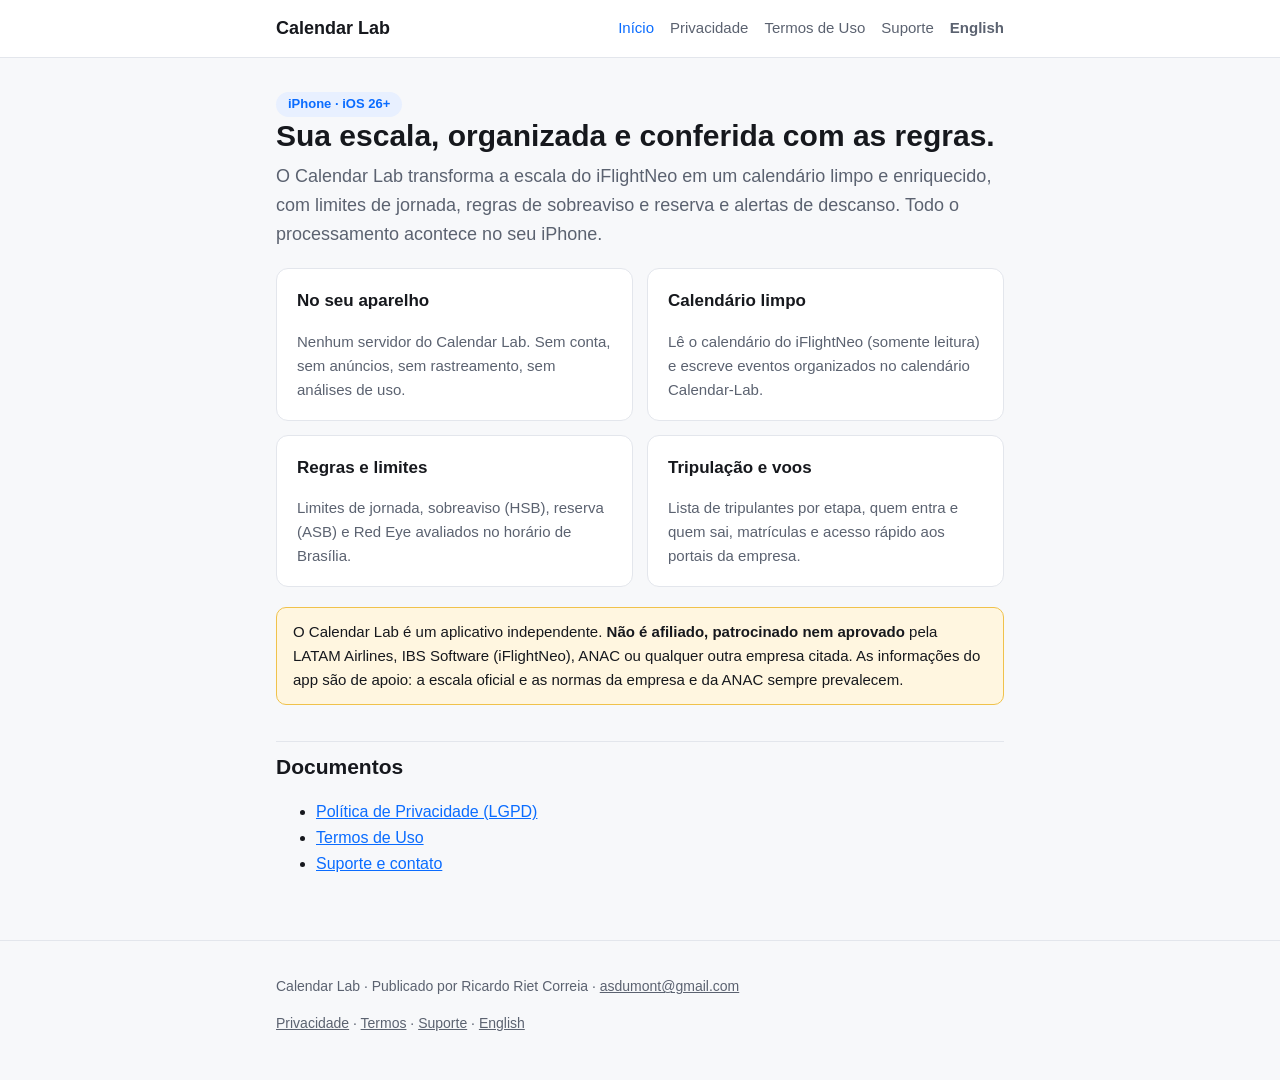
<file: index.html>
<!doctype html>
<html lang="pt-BR">
<head>
  <meta charset="utf-8">
  <meta name="viewport" content="width=device-width, initial-scale=1">
  <title>Calendar Lab</title>
  <meta name="description" content="Calendar Lab: companheiro de escala para Comandantes da LATAM Airlines Brasil. Processamento 100% no aparelho.">
  <link rel="alternate" hreflang="en" href="en/">
  <link rel="stylesheet" href="assets/style.css">
</head>
<body>
  <header class="site">
    <div class="wrap">
      <a class="brand" href="./">Calendar Lab</a>
      <nav class="site">
        <a href="./" aria-current="page">Início</a>
        <a href="privacidade.html">Privacidade</a>
        <a href="termos.html">Termos de Uso</a>
        <a href="suporte.html">Suporte</a>
        <a class="lang" href="en/" hreflang="en" lang="en">English</a>
      </nav>
    </div>
  </header>

  <main class="wrap">
    <span class="pill">iPhone · iOS 26+</span>
    <h1>Sua escala, organizada e conferida com as regras.</h1>
    <p class="lead">O Calendar Lab transforma a escala do iFlightNeo em um calendário limpo e enriquecido, com limites de jornada, regras de sobreaviso e reserva e alertas de descanso. Todo o processamento acontece no seu iPhone.</p>

    <div class="grid">
      <div class="card">
        <h3>No seu aparelho</h3>
        <p>Nenhum servidor do Calendar Lab. Sem conta, sem anúncios, sem rastreamento, sem análises de uso.</p>
      </div>
      <div class="card">
        <h3>Calendário limpo</h3>
        <p>Lê o calendário do iFlightNeo (somente leitura) e escreve eventos organizados no calendário Calendar-Lab.</p>
      </div>
      <div class="card">
        <h3>Regras e limites</h3>
        <p>Limites de jornada, sobreaviso (HSB), reserva (ASB) e Red Eye avaliados no horário de Brasília.</p>
      </div>
      <div class="card">
        <h3>Tripulação e voos</h3>
        <p>Lista de tripulantes por etapa, quem entra e quem sai, matrículas e acesso rápido aos portais da empresa.</p>
      </div>
    </div>

    <p class="notice">O Calendar Lab é um aplicativo independente. <strong>Não é afiliado, patrocinado nem aprovado</strong> pela LATAM Airlines, IBS Software (iFlightNeo), ANAC ou qualquer outra empresa citada. As informações do app são de apoio: a escala oficial e as normas da empresa e da ANAC sempre prevalecem.</p>

    <h2>Documentos</h2>
    <ul>
      <li><a href="privacidade.html">Política de Privacidade (LGPD)</a></li>
      <li><a href="termos.html">Termos de Uso</a></li>
      <li><a href="suporte.html">Suporte e contato</a></li>
    </ul>
  </main>

  <footer class="site">
    <div class="wrap">
      <p>Calendar Lab · Publicado por Ricardo Riet Correia · <a href="mailto:asdumont@gmail.com">asdumont@gmail.com</a></p>
      <p><a href="privacidade.html">Privacidade</a> · <a href="termos.html">Termos</a> · <a href="suporte.html">Suporte</a> · <a href="en/" hreflang="en">English</a></p>
    </div>
  </footer>
</body>
</html>
</file>
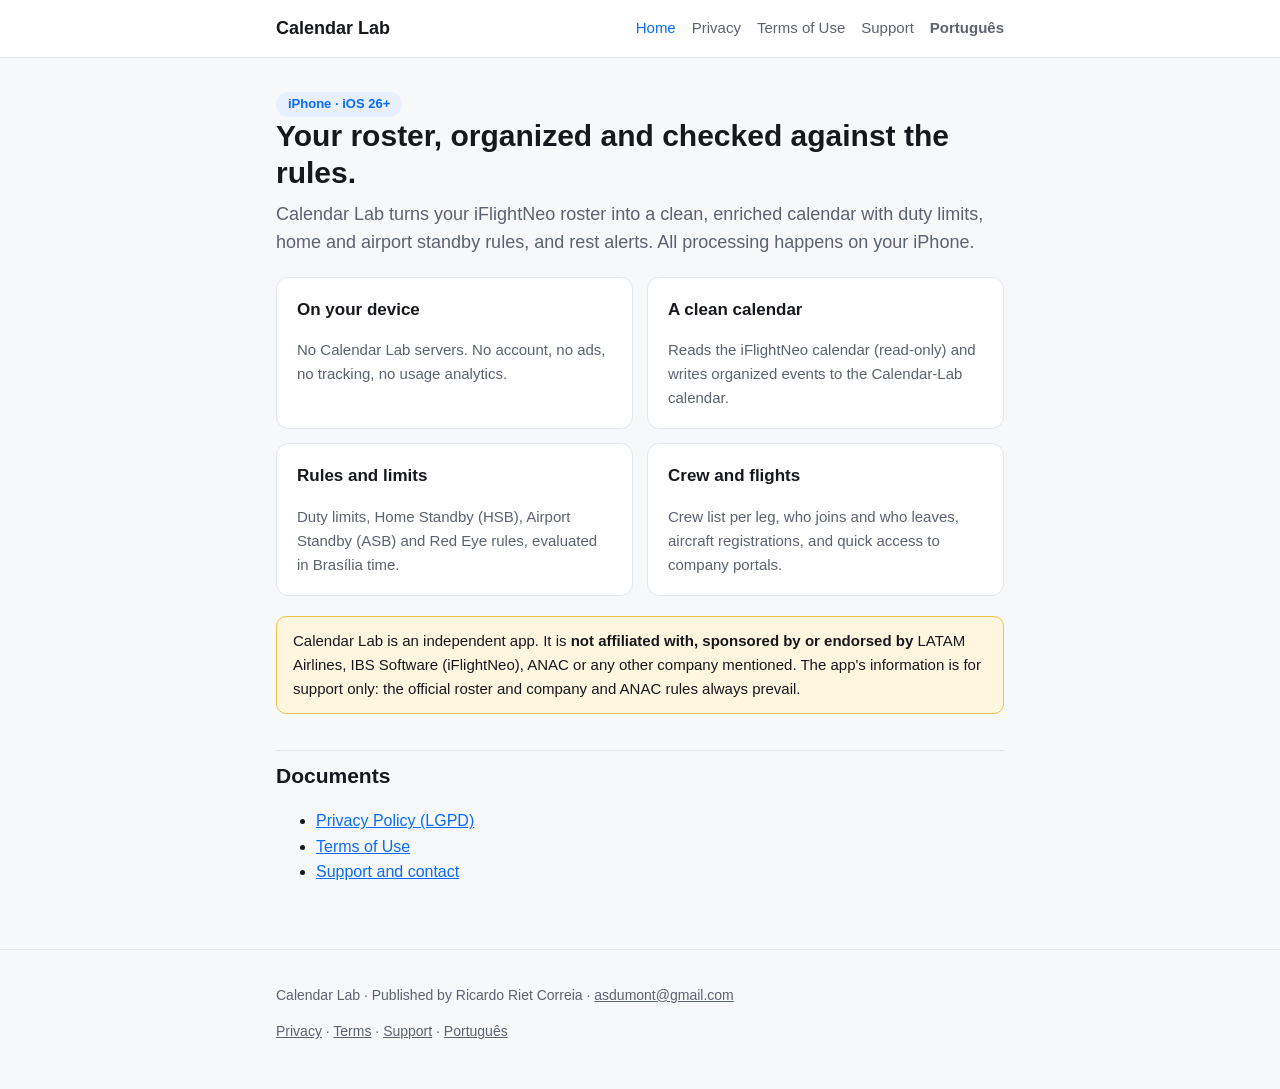
<file: en/index.html>
<!doctype html>
<html lang="en">
<head>
  <meta charset="utf-8">
  <meta name="viewport" content="width=device-width, initial-scale=1">
  <title>Calendar Lab</title>
  <meta name="description" content="Calendar Lab: a schedule companion for LATAM Airlines Brasil Captains. Processed entirely on your device.">
  <link rel="alternate" hreflang="pt-BR" href="../">
  <link rel="stylesheet" href="../assets/style.css">
</head>
<body>
  <header class="site">
    <div class="wrap">
      <a class="brand" href="./">Calendar Lab</a>
      <nav class="site">
        <a href="./" aria-current="page">Home</a>
        <a href="privacy.html">Privacy</a>
        <a href="terms.html">Terms of Use</a>
        <a href="support.html">Support</a>
        <a class="lang" href="../" hreflang="pt-BR" lang="pt-BR">Português</a>
      </nav>
    </div>
  </header>

  <main class="wrap">
    <span class="pill">iPhone · iOS 26+</span>
    <h1>Your roster, organized and checked against the rules.</h1>
    <p class="lead">Calendar Lab turns your iFlightNeo roster into a clean, enriched calendar with duty limits, home and airport standby rules, and rest alerts. All processing happens on your iPhone.</p>

    <div class="grid">
      <div class="card">
        <h3>On your device</h3>
        <p>No Calendar Lab servers. No account, no ads, no tracking, no usage analytics.</p>
      </div>
      <div class="card">
        <h3>A clean calendar</h3>
        <p>Reads the iFlightNeo calendar (read-only) and writes organized events to the Calendar-Lab calendar.</p>
      </div>
      <div class="card">
        <h3>Rules and limits</h3>
        <p>Duty limits, Home Standby (HSB), Airport Standby (ASB) and Red Eye rules, evaluated in Brasília time.</p>
      </div>
      <div class="card">
        <h3>Crew and flights</h3>
        <p>Crew list per leg, who joins and who leaves, aircraft registrations, and quick access to company portals.</p>
      </div>
    </div>

    <p class="notice">Calendar Lab is an independent app. It is <strong>not affiliated with, sponsored by or endorsed by</strong> LATAM Airlines, IBS Software (iFlightNeo), ANAC or any other company mentioned. The app's information is for support only: the official roster and company and ANAC rules always prevail.</p>

    <h2>Documents</h2>
    <ul>
      <li><a href="privacy.html">Privacy Policy (LGPD)</a></li>
      <li><a href="terms.html">Terms of Use</a></li>
      <li><a href="support.html">Support and contact</a></li>
    </ul>
  </main>

  <footer class="site">
    <div class="wrap">
      <p>Calendar Lab · Published by Ricardo Riet Correia · <a href="mailto:asdumont@gmail.com">asdumont@gmail.com</a></p>
      <p><a href="privacy.html">Privacy</a> · <a href="terms.html">Terms</a> · <a href="support.html">Support</a> · <a href="../" hreflang="pt-BR">Português</a></p>
    </div>
  </footer>
</body>
</html>
</file>
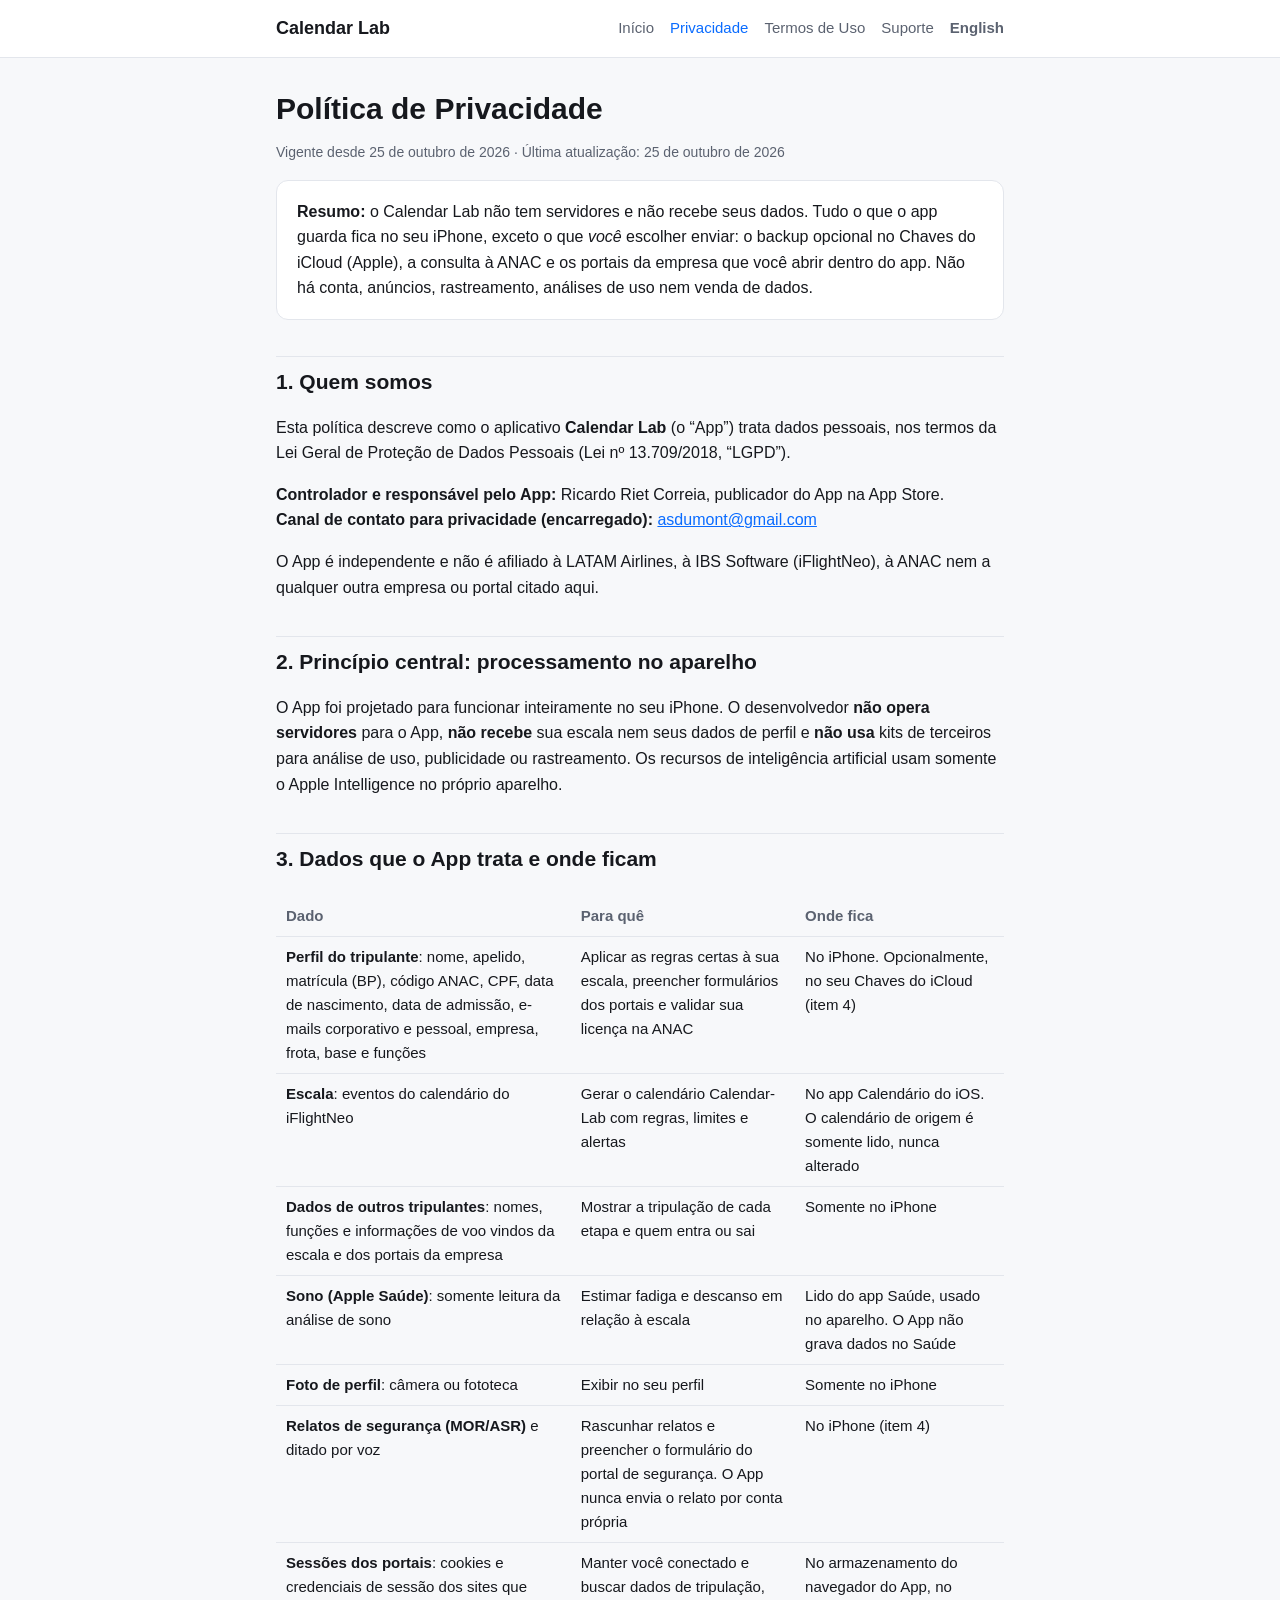
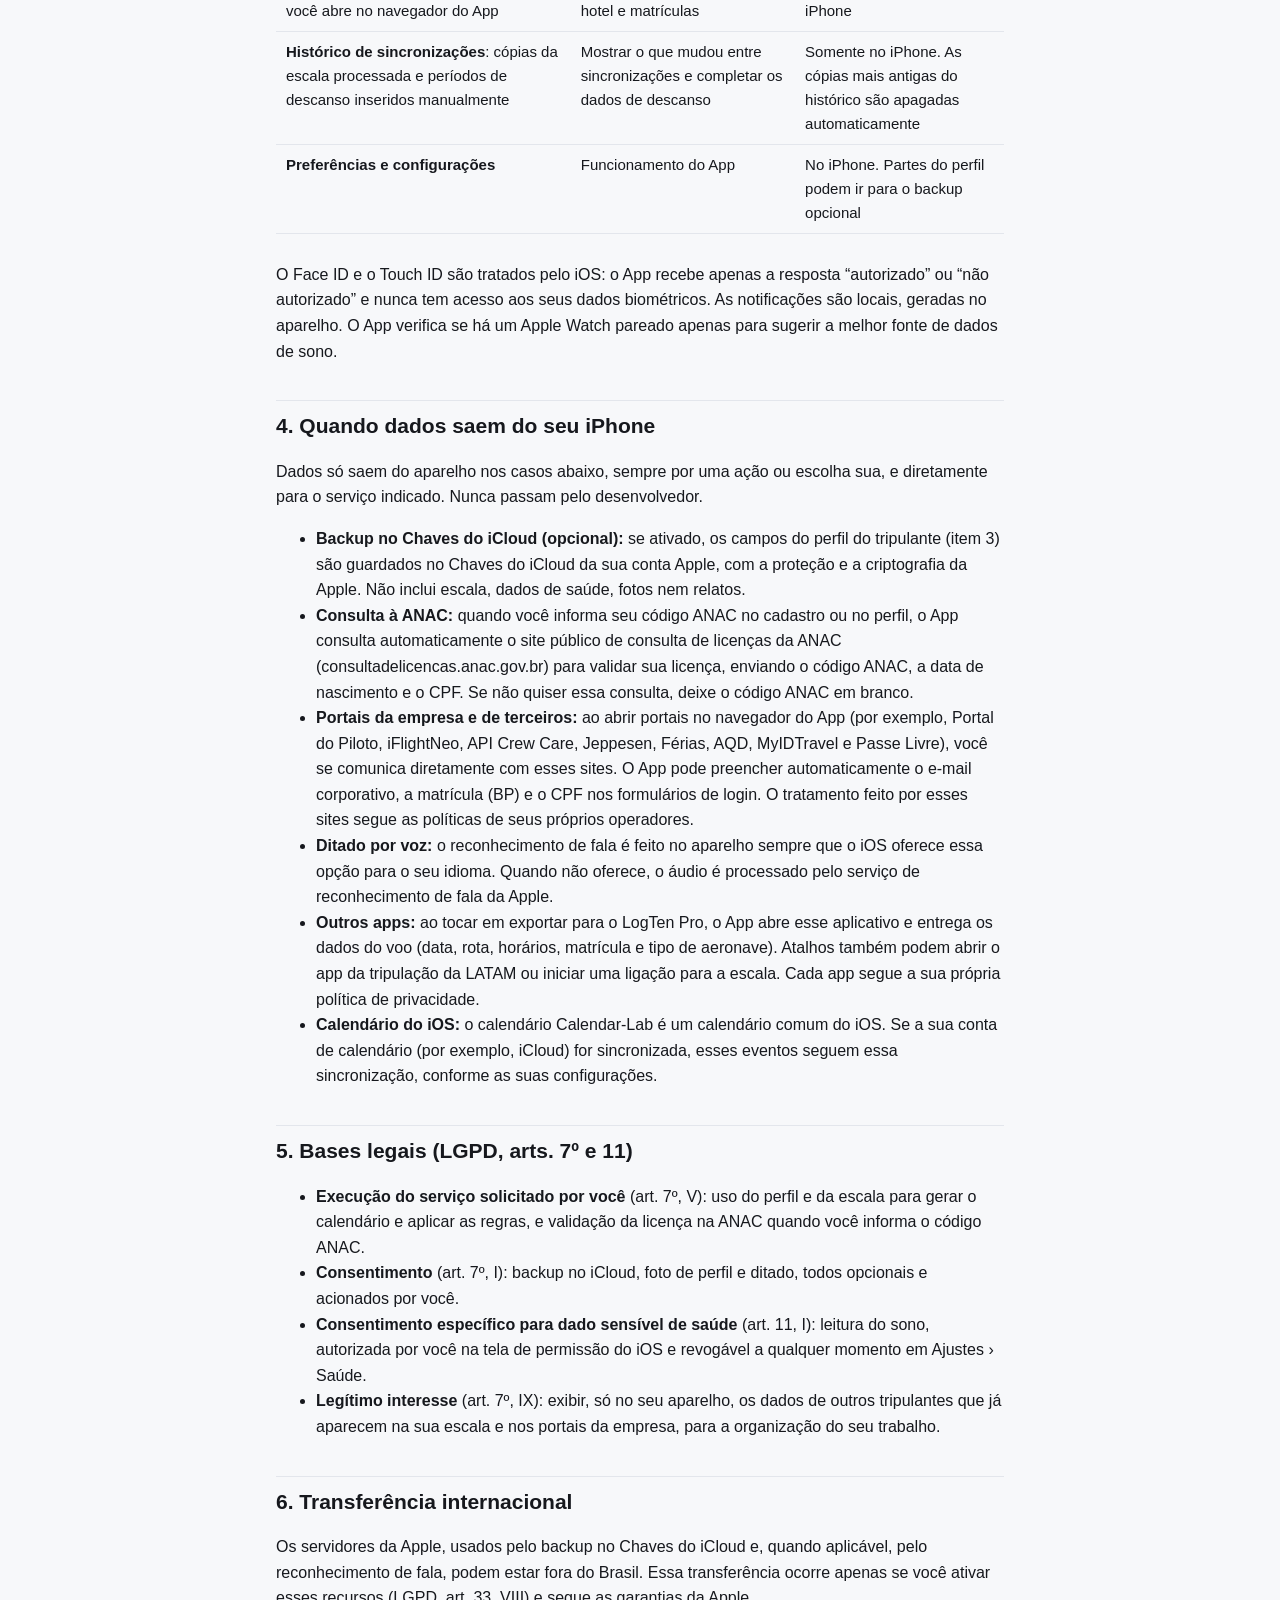
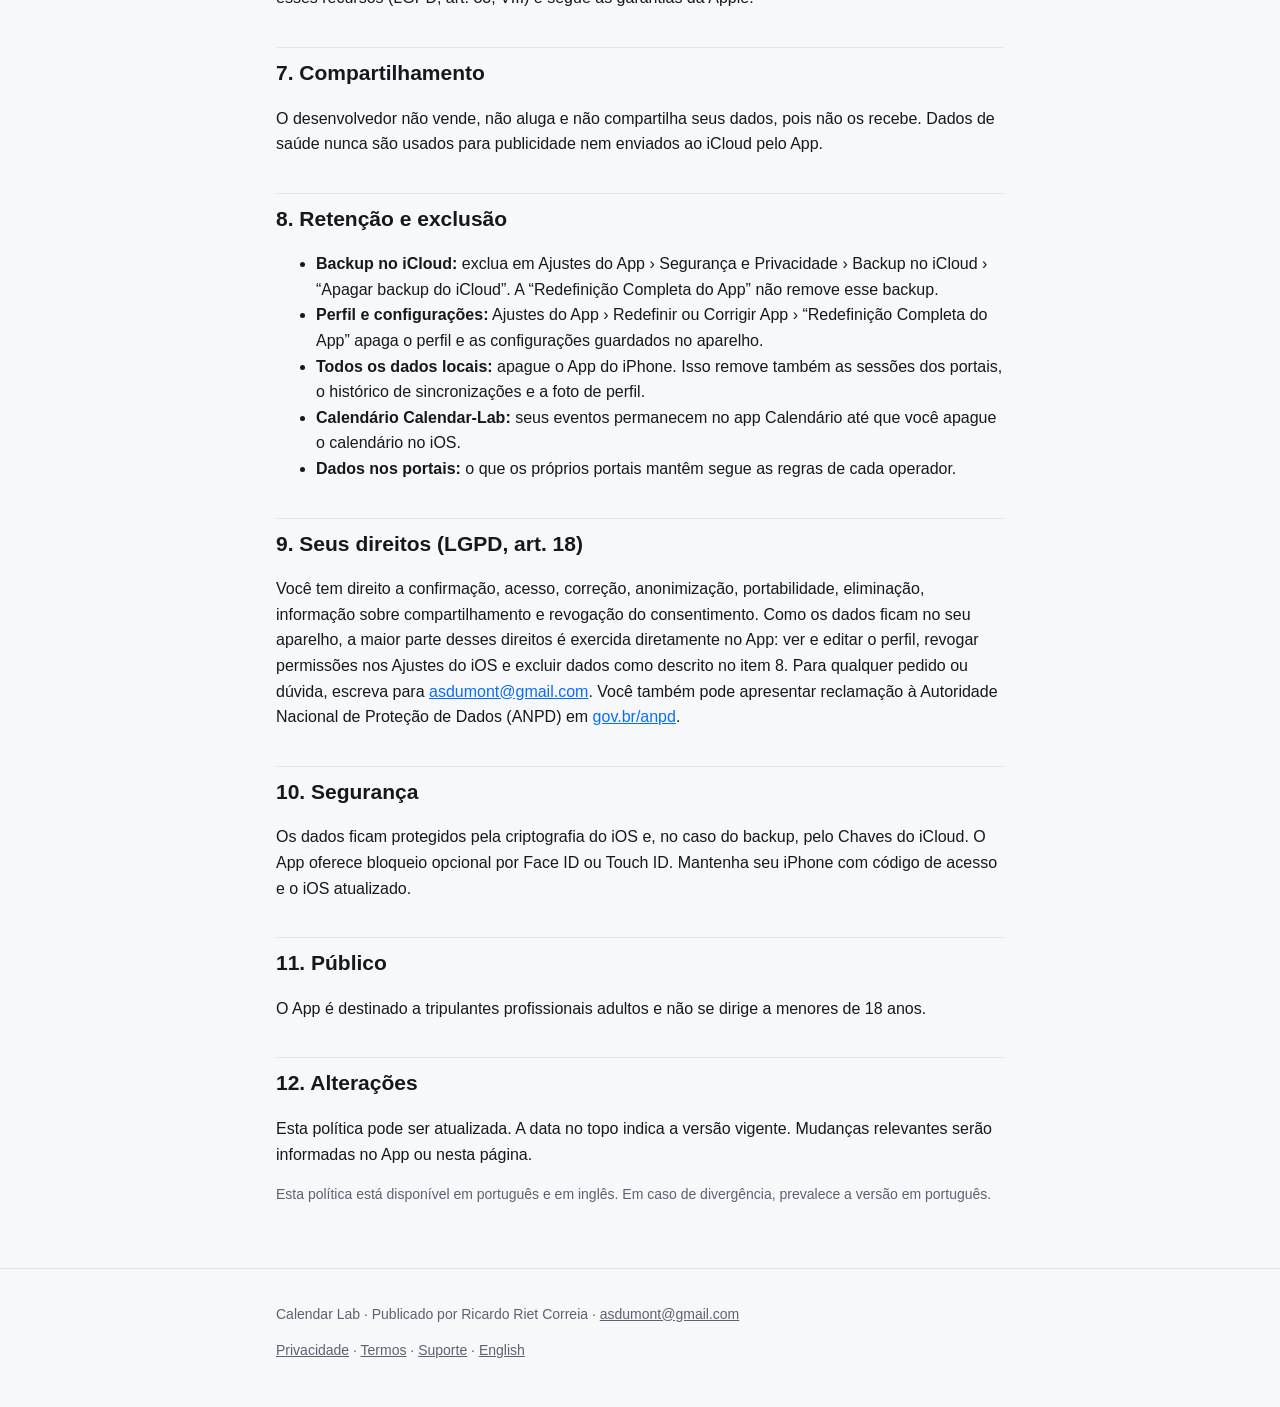
<file: privacidade.html>
<!doctype html>
<html lang="pt-BR">
<head>
  <meta charset="utf-8">
  <meta name="viewport" content="width=device-width, initial-scale=1">
  <title>Política de Privacidade · Calendar Lab</title>
  <meta name="description" content="Política de Privacidade do aplicativo Calendar Lab, conforme a Lei Geral de Proteção de Dados (Lei nº 13.709/2018).">
  <link rel="alternate" hreflang="en" href="en/privacy.html">
  <link rel="stylesheet" href="assets/style.css">
</head>
<body>
  <header class="site">
    <div class="wrap">
      <a class="brand" href="./">Calendar Lab</a>
      <nav class="site">
        <a href="./">Início</a>
        <a href="privacidade.html" aria-current="page">Privacidade</a>
        <a href="termos.html">Termos de Uso</a>
        <a href="suporte.html">Suporte</a>
        <a class="lang" href="en/privacy.html" hreflang="en" lang="en">English</a>
      </nav>
    </div>
  </header>

  <main class="wrap">
    <h1>Política de Privacidade</h1>
    <p class="meta">Vigente desde 25 de outubro de 2026 · Última atualização: 25 de outubro de 2026</p>

    <p class="card"><strong>Resumo:</strong> o Calendar Lab não tem servidores e não recebe seus dados. Tudo o que o app guarda fica no seu iPhone, exceto o que <em>você</em> escolher enviar: o backup opcional no Chaves do iCloud (Apple), a consulta à ANAC e os portais da empresa que você abrir dentro do app. Não há conta, anúncios, rastreamento, análises de uso nem venda de dados.</p>

    <h2>1. Quem somos</h2>
    <p>Esta política descreve como o aplicativo <strong>Calendar Lab</strong> (o “App”) trata dados pessoais, nos termos da Lei Geral de Proteção de Dados Pessoais (Lei nº 13.709/2018, “LGPD”).</p>
    <p><strong>Controlador e responsável pelo App:</strong> Ricardo Riet Correia, publicador do App na App Store.<br>
       <strong>Canal de contato para privacidade (encarregado):</strong> <a href="mailto:asdumont@gmail.com">asdumont@gmail.com</a></p>
    <p>O App é independente e não é afiliado à LATAM Airlines, à IBS Software (iFlightNeo), à ANAC nem a qualquer outra empresa ou portal citado aqui.</p>

    <h2>2. Princípio central: processamento no aparelho</h2>
    <p>O App foi projetado para funcionar inteiramente no seu iPhone. O desenvolvedor <strong>não opera servidores</strong> para o App, <strong>não recebe</strong> sua escala nem seus dados de perfil e <strong>não usa</strong> kits de terceiros para análise de uso, publicidade ou rastreamento. Os recursos de inteligência artificial usam somente o Apple Intelligence no próprio aparelho.</p>

    <h2>3. Dados que o App trata e onde ficam</h2>
    <div class="table-scroll">
    <table>
      <thead><tr><th>Dado</th><th>Para quê</th><th>Onde fica</th></tr></thead>
      <tbody>
        <tr><td><strong>Perfil do tripulante</strong>: nome, apelido, matrícula (BP), código ANAC, CPF, data de nascimento, data de admissão, e-mails corporativo e pessoal, empresa, frota, base e funções</td><td>Aplicar as regras certas à sua escala, preencher formulários dos portais e validar sua licença na ANAC</td><td>No iPhone. Opcionalmente, no seu Chaves do iCloud (item 4)</td></tr>
        <tr><td><strong>Escala</strong>: eventos do calendário do iFlightNeo</td><td>Gerar o calendário Calendar-Lab com regras, limites e alertas</td><td>No app Calendário do iOS. O calendário de origem é somente lido, nunca alterado</td></tr>
        <tr><td><strong>Dados de outros tripulantes</strong>: nomes, funções e informações de voo vindos da escala e dos portais da empresa</td><td>Mostrar a tripulação de cada etapa e quem entra ou sai</td><td>Somente no iPhone</td></tr>
        <tr><td><strong>Sono (Apple Saúde)</strong>: somente leitura da análise de sono</td><td>Estimar fadiga e descanso em relação à escala</td><td>Lido do app Saúde, usado no aparelho. O App não grava dados no Saúde</td></tr>
        <tr><td><strong>Foto de perfil</strong>: câmera ou fototeca</td><td>Exibir no seu perfil</td><td>Somente no iPhone</td></tr>
        <tr><td><strong>Relatos de segurança (MOR/ASR)</strong> e ditado por voz</td><td>Rascunhar relatos e preencher o formulário do portal de segurança. O App nunca envia o relato por conta própria</td><td>No iPhone (item 4)</td></tr>
        <tr><td><strong>Sessões dos portais</strong>: cookies e credenciais de sessão dos sites que você abre no navegador do App</td><td>Manter você conectado e buscar dados de tripulação, hotel e matrículas</td><td>No armazenamento do navegador do App, no iPhone</td></tr>
        <tr><td><strong>Histórico de sincronizações</strong>: cópias da escala processada e períodos de descanso inseridos manualmente</td><td>Mostrar o que mudou entre sincronizações e completar os dados de descanso</td><td>Somente no iPhone. As cópias mais antigas do histórico são apagadas automaticamente</td></tr>
        <tr><td><strong>Preferências e configurações</strong></td><td>Funcionamento do App</td><td>No iPhone. Partes do perfil podem ir para o backup opcional</td></tr>
      </tbody>
    </table>
    </div>
    <p>O Face ID e o Touch ID são tratados pelo iOS: o App recebe apenas a resposta “autorizado” ou “não autorizado” e nunca tem acesso aos seus dados biométricos. As notificações são locais, geradas no aparelho. O App verifica se há um Apple Watch pareado apenas para sugerir a melhor fonte de dados de sono.</p>

    <h2>4. Quando dados saem do seu iPhone</h2>
    <p>Dados só saem do aparelho nos casos abaixo, sempre por uma ação ou escolha sua, e diretamente para o serviço indicado. Nunca passam pelo desenvolvedor.</p>
    <ul>
      <li><strong>Backup no Chaves do iCloud (opcional):</strong> se ativado, os campos do perfil do tripulante (item 3) são guardados no Chaves do iCloud da sua conta Apple, com a proteção e a criptografia da Apple. Não inclui escala, dados de saúde, fotos nem relatos.</li>
      <li><strong>Consulta à ANAC:</strong> quando você informa seu código ANAC no cadastro ou no perfil, o App consulta automaticamente o site público de consulta de licenças da ANAC (consultadelicencas.anac.gov.br) para validar sua licença, enviando o código ANAC, a data de nascimento e o CPF. Se não quiser essa consulta, deixe o código ANAC em branco.</li>
      <li><strong>Portais da empresa e de terceiros:</strong> ao abrir portais no navegador do App (por exemplo, Portal do Piloto, iFlightNeo, API Crew Care, Jeppesen, Férias, AQD, MyIDTravel e Passe Livre), você se comunica diretamente com esses sites. O App pode preencher automaticamente o e-mail corporativo, a matrícula (BP) e o CPF nos formulários de login. O tratamento feito por esses sites segue as políticas de seus próprios operadores.</li>
      <li><strong>Ditado por voz:</strong> o reconhecimento de fala é feito no aparelho sempre que o iOS oferece essa opção para o seu idioma. Quando não oferece, o áudio é processado pelo serviço de reconhecimento de fala da Apple.</li>
      <li><strong>Outros apps:</strong> ao tocar em exportar para o LogTen Pro, o App abre esse aplicativo e entrega os dados do voo (data, rota, horários, matrícula e tipo de aeronave). Atalhos também podem abrir o app da tripulação da LATAM ou iniciar uma ligação para a escala. Cada app segue a sua própria política de privacidade.</li>
      <li><strong>Calendário do iOS:</strong> o calendário Calendar-Lab é um calendário comum do iOS. Se a sua conta de calendário (por exemplo, iCloud) for sincronizada, esses eventos seguem essa sincronização, conforme as suas configurações.</li>
    </ul>

    <h2>5. Bases legais (LGPD, arts. 7º e 11)</h2>
    <ul>
      <li><strong>Execução do serviço solicitado por você</strong> (art. 7º, V): uso do perfil e da escala para gerar o calendário e aplicar as regras, e validação da licença na ANAC quando você informa o código ANAC.</li>
      <li><strong>Consentimento</strong> (art. 7º, I): backup no iCloud, foto de perfil e ditado, todos opcionais e acionados por você.</li>
      <li><strong>Consentimento específico para dado sensível de saúde</strong> (art. 11, I): leitura do sono, autorizada por você na tela de permissão do iOS e revogável a qualquer momento em Ajustes › Saúde.</li>
      <li><strong>Legítimo interesse</strong> (art. 7º, IX): exibir, só no seu aparelho, os dados de outros tripulantes que já aparecem na sua escala e nos portais da empresa, para a organização do seu trabalho.</li>
    </ul>

    <h2>6. Transferência internacional</h2>
    <p>Os servidores da Apple, usados pelo backup no Chaves do iCloud e, quando aplicável, pelo reconhecimento de fala, podem estar fora do Brasil. Essa transferência ocorre apenas se você ativar esses recursos (LGPD, art. 33, VIII) e segue as garantias da Apple.</p>

    <h2>7. Compartilhamento</h2>
    <p>O desenvolvedor não vende, não aluga e não compartilha seus dados, pois não os recebe. Dados de saúde nunca são usados para publicidade nem enviados ao iCloud pelo App.</p>

    <h2>8. Retenção e exclusão</h2>
    <ul>
      <li><strong>Backup no iCloud:</strong> exclua em Ajustes do App › Segurança e Privacidade › Backup no iCloud › “Apagar backup do iCloud”. A “Redefinição Completa do App” não remove esse backup.</li>
      <li><strong>Perfil e configurações:</strong> Ajustes do App › Redefinir ou Corrigir App › “Redefinição Completa do App” apaga o perfil e as configurações guardados no aparelho.</li>
      <li><strong>Todos os dados locais:</strong> apague o App do iPhone. Isso remove também as sessões dos portais, o histórico de sincronizações e a foto de perfil.</li>
      <li><strong>Calendário Calendar-Lab:</strong> seus eventos permanecem no app Calendário até que você apague o calendário no iOS.</li>
      <li><strong>Dados nos portais:</strong> o que os próprios portais mantêm segue as regras de cada operador.</li>
    </ul>

    <h2>9. Seus direitos (LGPD, art. 18)</h2>
    <p>Você tem direito a confirmação, acesso, correção, anonimização, portabilidade, eliminação, informação sobre compartilhamento e revogação do consentimento. Como os dados ficam no seu aparelho, a maior parte desses direitos é exercida diretamente no App: ver e editar o perfil, revogar permissões nos Ajustes do iOS e excluir dados como descrito no item 8. Para qualquer pedido ou dúvida, escreva para <a href="mailto:asdumont@gmail.com">asdumont@gmail.com</a>. Você também pode apresentar reclamação à Autoridade Nacional de Proteção de Dados (ANPD) em <a href="https://www.gov.br/anpd">gov.br/anpd</a>.</p>

    <h2>10. Segurança</h2>
    <p>Os dados ficam protegidos pela criptografia do iOS e, no caso do backup, pelo Chaves do iCloud. O App oferece bloqueio opcional por Face ID ou Touch ID. Mantenha seu iPhone com código de acesso e o iOS atualizado.</p>

    <h2>11. Público</h2>
    <p>O App é destinado a tripulantes profissionais adultos e não se dirige a menores de 18 anos.</p>

    <h2>12. Alterações</h2>
    <p>Esta política pode ser atualizada. A data no topo indica a versão vigente. Mudanças relevantes serão informadas no App ou nesta página.</p>

    <p class="meta">Esta política está disponível em português e em inglês. Em caso de divergência, prevalece a versão em português.</p>
  </main>

  <footer class="site">
    <div class="wrap">
      <p>Calendar Lab · Publicado por Ricardo Riet Correia · <a href="mailto:asdumont@gmail.com">asdumont@gmail.com</a></p>
      <p><a href="privacidade.html">Privacidade</a> · <a href="termos.html">Termos</a> · <a href="suporte.html">Suporte</a> · <a href="en/privacy.html" hreflang="en">English</a></p>
    </div>
  </footer>
</body>
</html>
</file>
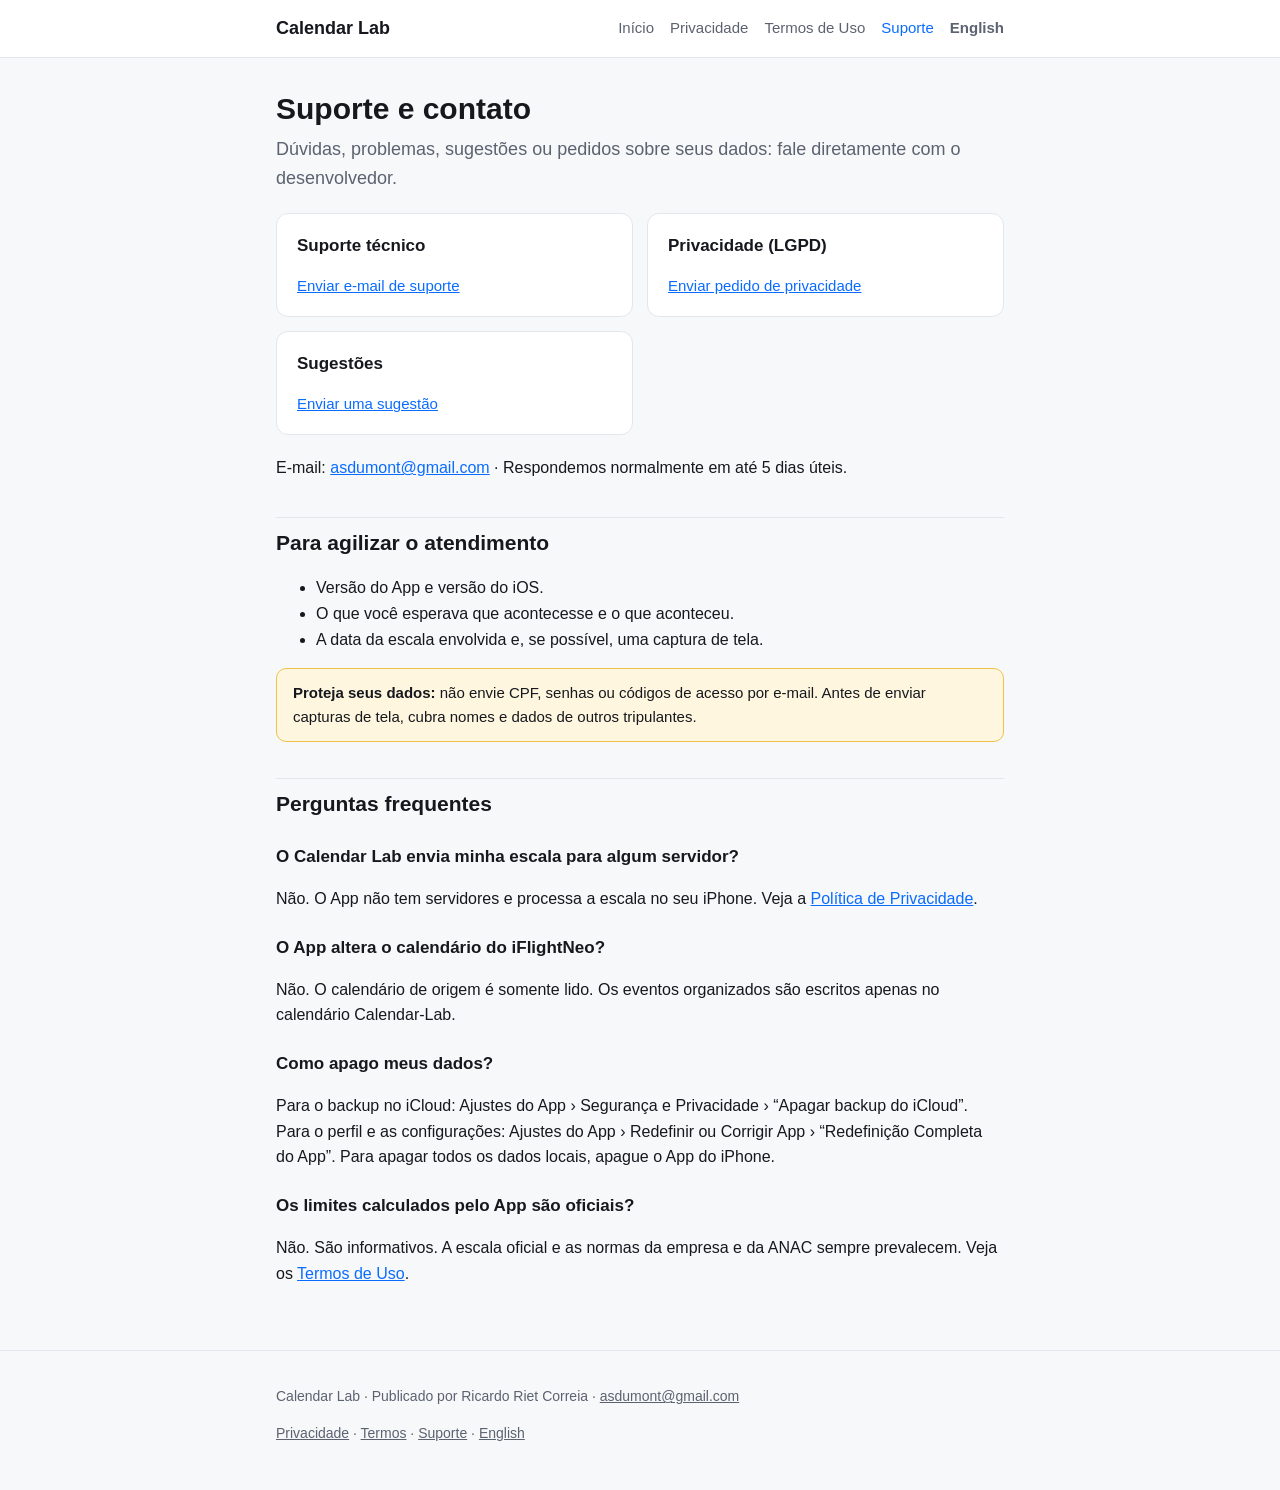
<file: suporte.html>
<!doctype html>
<html lang="pt-BR">
<head>
  <meta charset="utf-8">
  <meta name="viewport" content="width=device-width, initial-scale=1">
  <title>Suporte · Calendar Lab</title>
  <meta name="description" content="Suporte e contato do aplicativo Calendar Lab.">
  <link rel="alternate" hreflang="en" href="en/support.html">
  <link rel="stylesheet" href="assets/style.css">
</head>
<body>
  <header class="site">
    <div class="wrap">
      <a class="brand" href="./">Calendar Lab</a>
      <nav class="site">
        <a href="./">Início</a>
        <a href="privacidade.html">Privacidade</a>
        <a href="termos.html">Termos de Uso</a>
        <a href="suporte.html" aria-current="page">Suporte</a>
        <a class="lang" href="en/support.html" hreflang="en" lang="en">English</a>
      </nav>
    </div>
  </header>

  <main class="wrap">
    <h1>Suporte e contato</h1>
    <p class="lead">Dúvidas, problemas, sugestões ou pedidos sobre seus dados: fale diretamente com o desenvolvedor.</p>

    <div class="grid">
      <div class="card">
        <h3>Suporte técnico</h3>
        <p><a href="mailto:asdumont@gmail.com?subject=Calendar%20Lab%20%E2%80%94%20Suporte">Enviar e-mail de suporte</a></p>
      </div>
      <div class="card">
        <h3>Privacidade (LGPD)</h3>
        <p><a href="mailto:asdumont@gmail.com?subject=Calendar%20Lab%20%E2%80%94%20Privacidade%20%28LGPD%29">Enviar pedido de privacidade</a></p>
      </div>
      <div class="card">
        <h3>Sugestões</h3>
        <p><a href="mailto:asdumont@gmail.com?subject=Calendar%20Lab%20%E2%80%94%20Sugest%C3%A3o">Enviar uma sugestão</a></p>
      </div>
    </div>

    <p>E-mail: <a href="mailto:asdumont@gmail.com">asdumont@gmail.com</a> · Respondemos normalmente em até 5 dias úteis.</p>

    <h2>Para agilizar o atendimento</h2>
    <ul>
      <li>Versão do App e versão do iOS.</li>
      <li>O que você esperava que acontecesse e o que aconteceu.</li>
      <li>A data da escala envolvida e, se possível, uma captura de tela.</li>
    </ul>
    <p class="notice"><strong>Proteja seus dados:</strong> não envie CPF, senhas ou códigos de acesso por e-mail. Antes de enviar capturas de tela, cubra nomes e dados de outros tripulantes.</p>

    <h2>Perguntas frequentes</h2>
    <h3>O Calendar Lab envia minha escala para algum servidor?</h3>
    <p>Não. O App não tem servidores e processa a escala no seu iPhone. Veja a <a href="privacidade.html">Política de Privacidade</a>.</p>
    <h3>O App altera o calendário do iFlightNeo?</h3>
    <p>Não. O calendário de origem é somente lido. Os eventos organizados são escritos apenas no calendário Calendar-Lab.</p>
    <h3>Como apago meus dados?</h3>
    <p>Para o backup no iCloud: Ajustes do App › Segurança e Privacidade › “Apagar backup do iCloud”. Para o perfil e as configurações: Ajustes do App › Redefinir ou Corrigir App › “Redefinição Completa do App”. Para apagar todos os dados locais, apague o App do iPhone.</p>
    <h3>Os limites calculados pelo App são oficiais?</h3>
    <p>Não. São informativos. A escala oficial e as normas da empresa e da ANAC sempre prevalecem. Veja os <a href="termos.html">Termos de Uso</a>.</p>
  </main>

  <footer class="site">
    <div class="wrap">
      <p>Calendar Lab · Publicado por Ricardo Riet Correia · <a href="mailto:asdumont@gmail.com">asdumont@gmail.com</a></p>
      <p><a href="privacidade.html">Privacidade</a> · <a href="termos.html">Termos</a> · <a href="suporte.html">Suporte</a> · <a href="en/support.html" hreflang="en">English</a></p>
    </div>
  </footer>
</body>
</html>
</file>
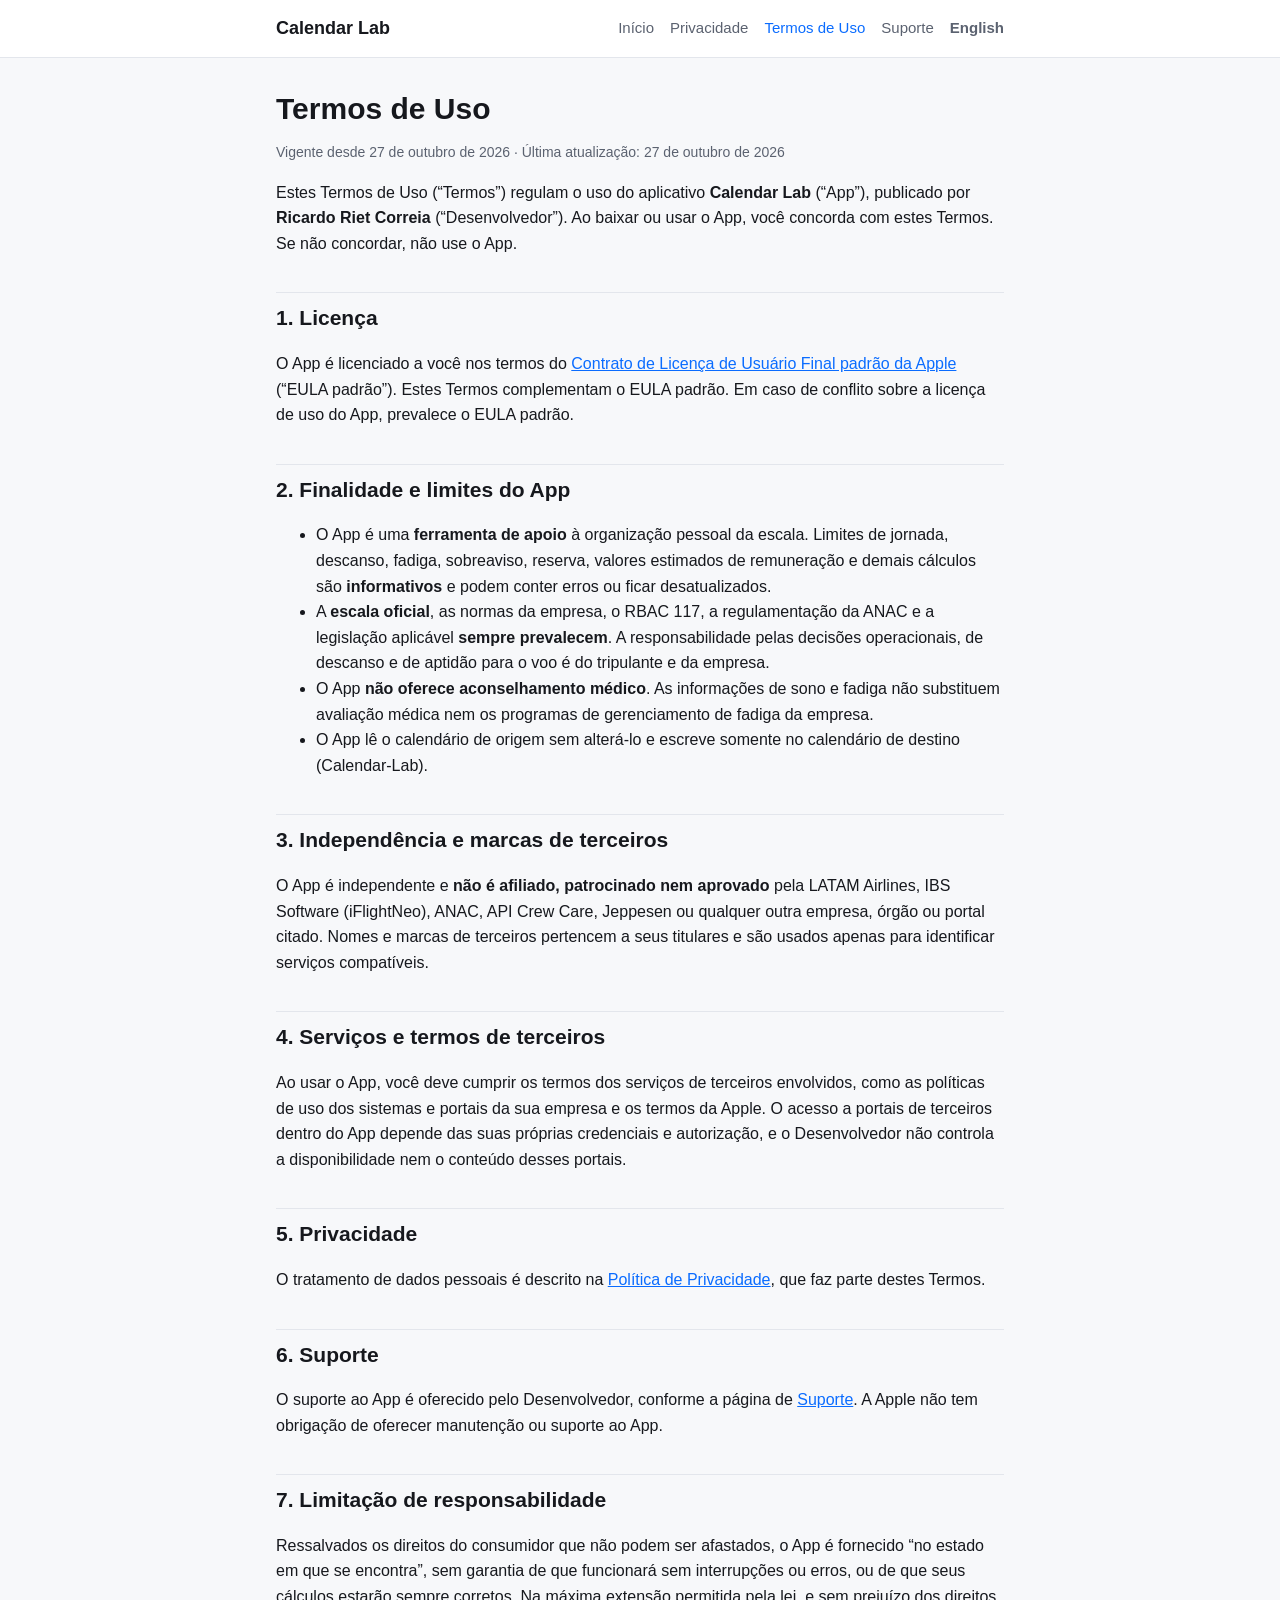
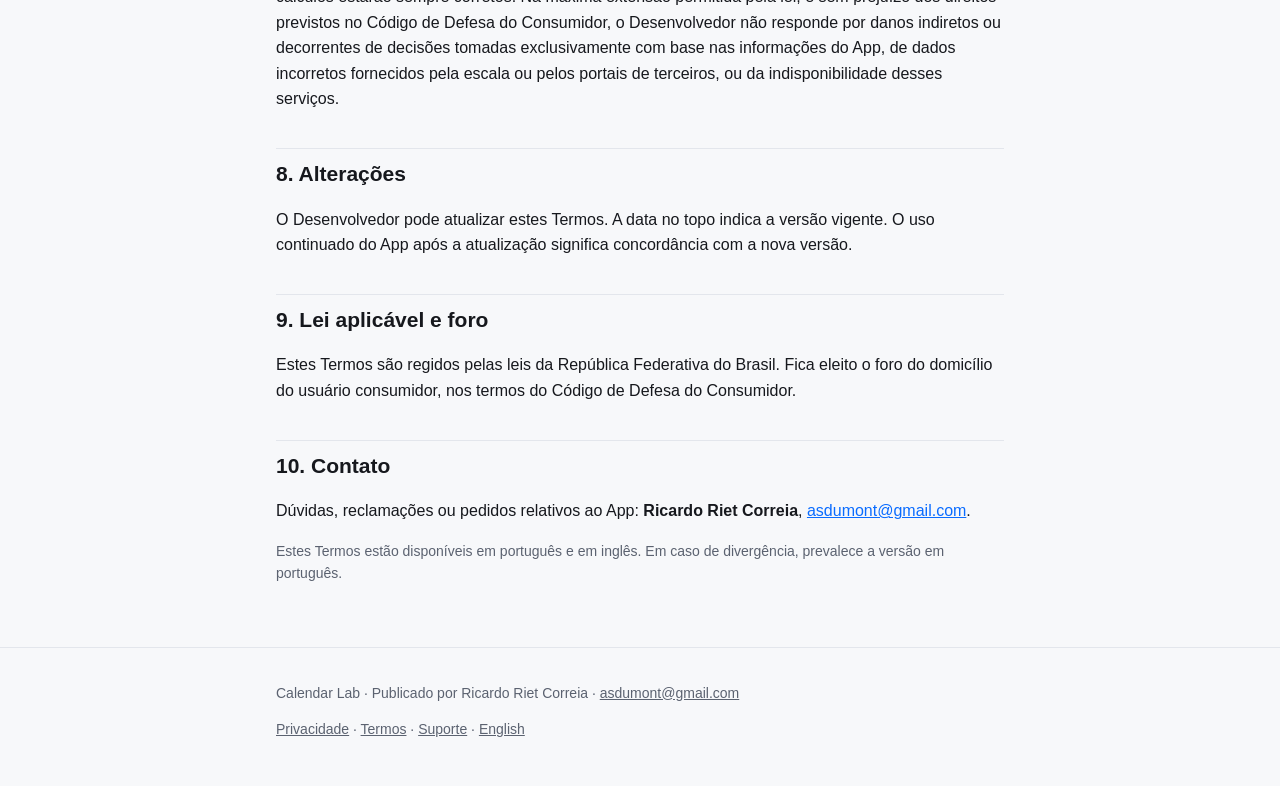
<file: termos.html>
<!doctype html>
<html lang="pt-BR">
<head>
  <meta charset="utf-8">
  <meta name="viewport" content="width=device-width, initial-scale=1">
  <title>Termos de Uso · Calendar Lab</title>
  <meta name="description" content="Termos de Uso do aplicativo Calendar Lab.">
  <link rel="alternate" hreflang="en" href="en/terms.html">
  <link rel="stylesheet" href="assets/style.css">
</head>
<body>
  <header class="site">
    <div class="wrap">
      <a class="brand" href="./">Calendar Lab</a>
      <nav class="site">
        <a href="./">Início</a>
        <a href="privacidade.html">Privacidade</a>
        <a href="termos.html" aria-current="page">Termos de Uso</a>
        <a href="suporte.html">Suporte</a>
        <a class="lang" href="en/terms.html" hreflang="en" lang="en">English</a>
      </nav>
    </div>
  </header>

  <main class="wrap">
    <h1>Termos de Uso</h1>
    <p class="meta">Vigente desde 27 de outubro de 2026 · Última atualização: 27 de outubro de 2026</p>

    <p>Estes Termos de Uso (“Termos”) regulam o uso do aplicativo <strong>Calendar Lab</strong> (“App”), publicado por <strong>Ricardo Riet Correia</strong> (“Desenvolvedor”). Ao baixar ou usar o App, você concorda com estes Termos. Se não concordar, não use o App.</p>

    <h2>1. Licença</h2>
    <p>O App é licenciado a você nos termos do <a href="https://www.apple.com/legal/internet-services/itunes/dev/stdeula/">Contrato de Licença de Usuário Final padrão da Apple</a> (“EULA padrão”). Estes Termos complementam o EULA padrão. Em caso de conflito sobre a licença de uso do App, prevalece o EULA padrão.</p>

    <h2>2. Finalidade e limites do App</h2>
    <ul>
      <li>O App é uma <strong>ferramenta de apoio</strong> à organização pessoal da escala. Limites de jornada, descanso, fadiga, sobreaviso, reserva, valores estimados de remuneração e demais cálculos são <strong>informativos</strong> e podem conter erros ou ficar desatualizados.</li>
      <li>A <strong>escala oficial</strong>, as normas da empresa, o RBAC 117, a regulamentação da ANAC e a legislação aplicável <strong>sempre prevalecem</strong>. A responsabilidade pelas decisões operacionais, de descanso e de aptidão para o voo é do tripulante e da empresa.</li>
      <li>O App <strong>não oferece aconselhamento médico</strong>. As informações de sono e fadiga não substituem avaliação médica nem os programas de gerenciamento de fadiga da empresa.</li>
      <li>O App lê o calendário de origem sem alterá-lo e escreve somente no calendário de destino (Calendar-Lab).</li>
    </ul>

    <h2>3. Independência e marcas de terceiros</h2>
    <p>O App é independente e <strong>não é afiliado, patrocinado nem aprovado</strong> pela LATAM Airlines, IBS Software (iFlightNeo), ANAC, API Crew Care, Jeppesen ou qualquer outra empresa, órgão ou portal citado. Nomes e marcas de terceiros pertencem a seus titulares e são usados apenas para identificar serviços compatíveis.</p>

    <h2>4. Serviços e termos de terceiros</h2>
    <p>Ao usar o App, você deve cumprir os termos dos serviços de terceiros envolvidos, como as políticas de uso dos sistemas e portais da sua empresa e os termos da Apple. O acesso a portais de terceiros dentro do App depende das suas próprias credenciais e autorização, e o Desenvolvedor não controla a disponibilidade nem o conteúdo desses portais.</p>

    <h2>5. Privacidade</h2>
    <p>O tratamento de dados pessoais é descrito na <a href="privacidade.html">Política de Privacidade</a>, que faz parte destes Termos.</p>

    <h2>6. Suporte</h2>
    <p>O suporte ao App é oferecido pelo Desenvolvedor, conforme a página de <a href="suporte.html">Suporte</a>. A Apple não tem obrigação de oferecer manutenção ou suporte ao App.</p>

    <h2>7. Limitação de responsabilidade</h2>
    <p>Ressalvados os direitos do consumidor que não podem ser afastados, o App é fornecido “no estado em que se encontra”, sem garantia de que funcionará sem interrupções ou erros, ou de que seus cálculos estarão sempre corretos. Na máxima extensão permitida pela lei, e sem prejuízo dos direitos previstos no Código de Defesa do Consumidor, o Desenvolvedor não responde por danos indiretos ou decorrentes de decisões tomadas exclusivamente com base nas informações do App, de dados incorretos fornecidos pela escala ou pelos portais de terceiros, ou da indisponibilidade desses serviços.</p>

    <h2>8. Alterações</h2>
    <p>O Desenvolvedor pode atualizar estes Termos. A data no topo indica a versão vigente. O uso continuado do App após a atualização significa concordância com a nova versão.</p>

    <h2>9. Lei aplicável e foro</h2>
    <p>Estes Termos são regidos pelas leis da República Federativa do Brasil. Fica eleito o foro do domicílio do usuário consumidor, nos termos do Código de Defesa do Consumidor.</p>

    <h2>10. Contato</h2>
    <p>Dúvidas, reclamações ou pedidos relativos ao App: <strong>Ricardo Riet Correia</strong>, <a href="mailto:asdumont@gmail.com">asdumont@gmail.com</a>.</p>

    <p class="meta">Estes Termos estão disponíveis em português e em inglês. Em caso de divergência, prevalece a versão em português.</p>
  </main>

  <footer class="site">
    <div class="wrap">
      <p>Calendar Lab · Publicado por Ricardo Riet Correia · <a href="mailto:asdumont@gmail.com">asdumont@gmail.com</a></p>
      <p><a href="privacidade.html">Privacidade</a> · <a href="termos.html">Termos</a> · <a href="suporte.html">Suporte</a> · <a href="en/terms.html" hreflang="en">English</a></p>
    </div>
  </footer>
</body>
</html>
</file>
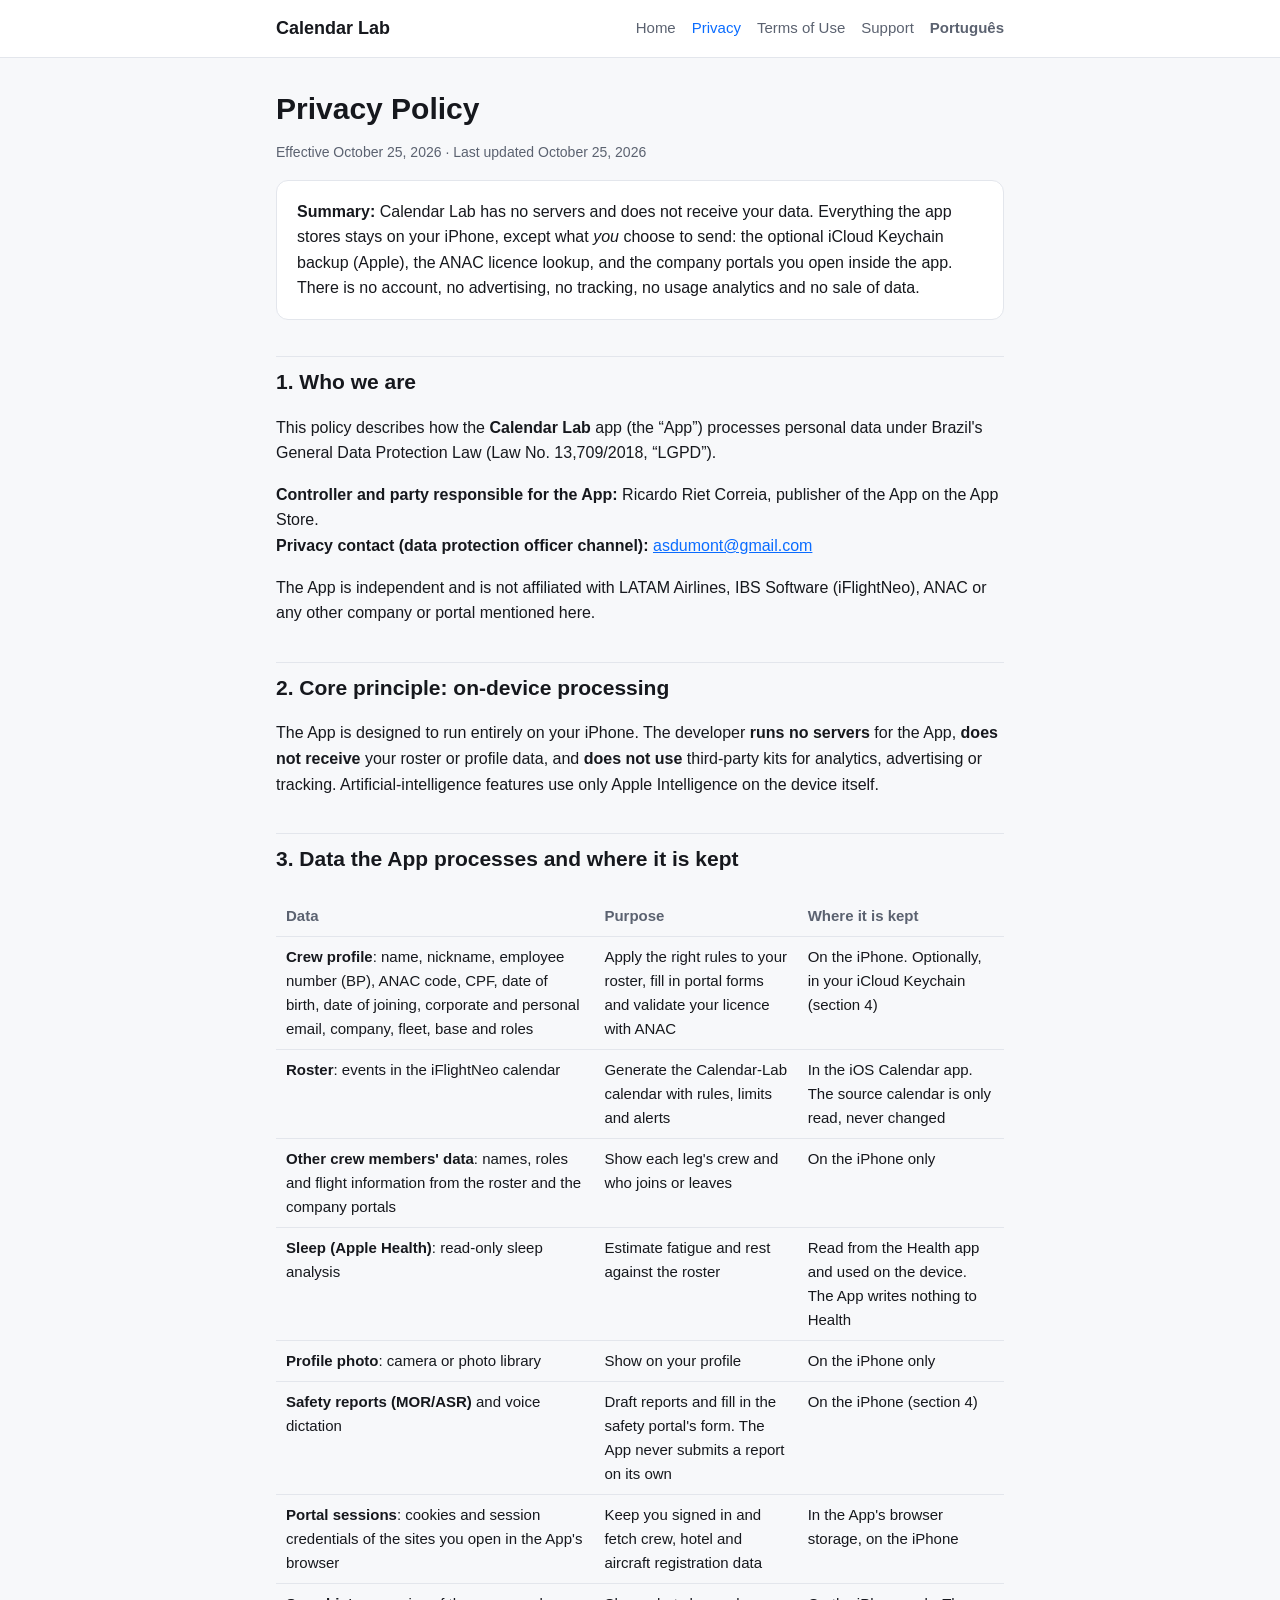
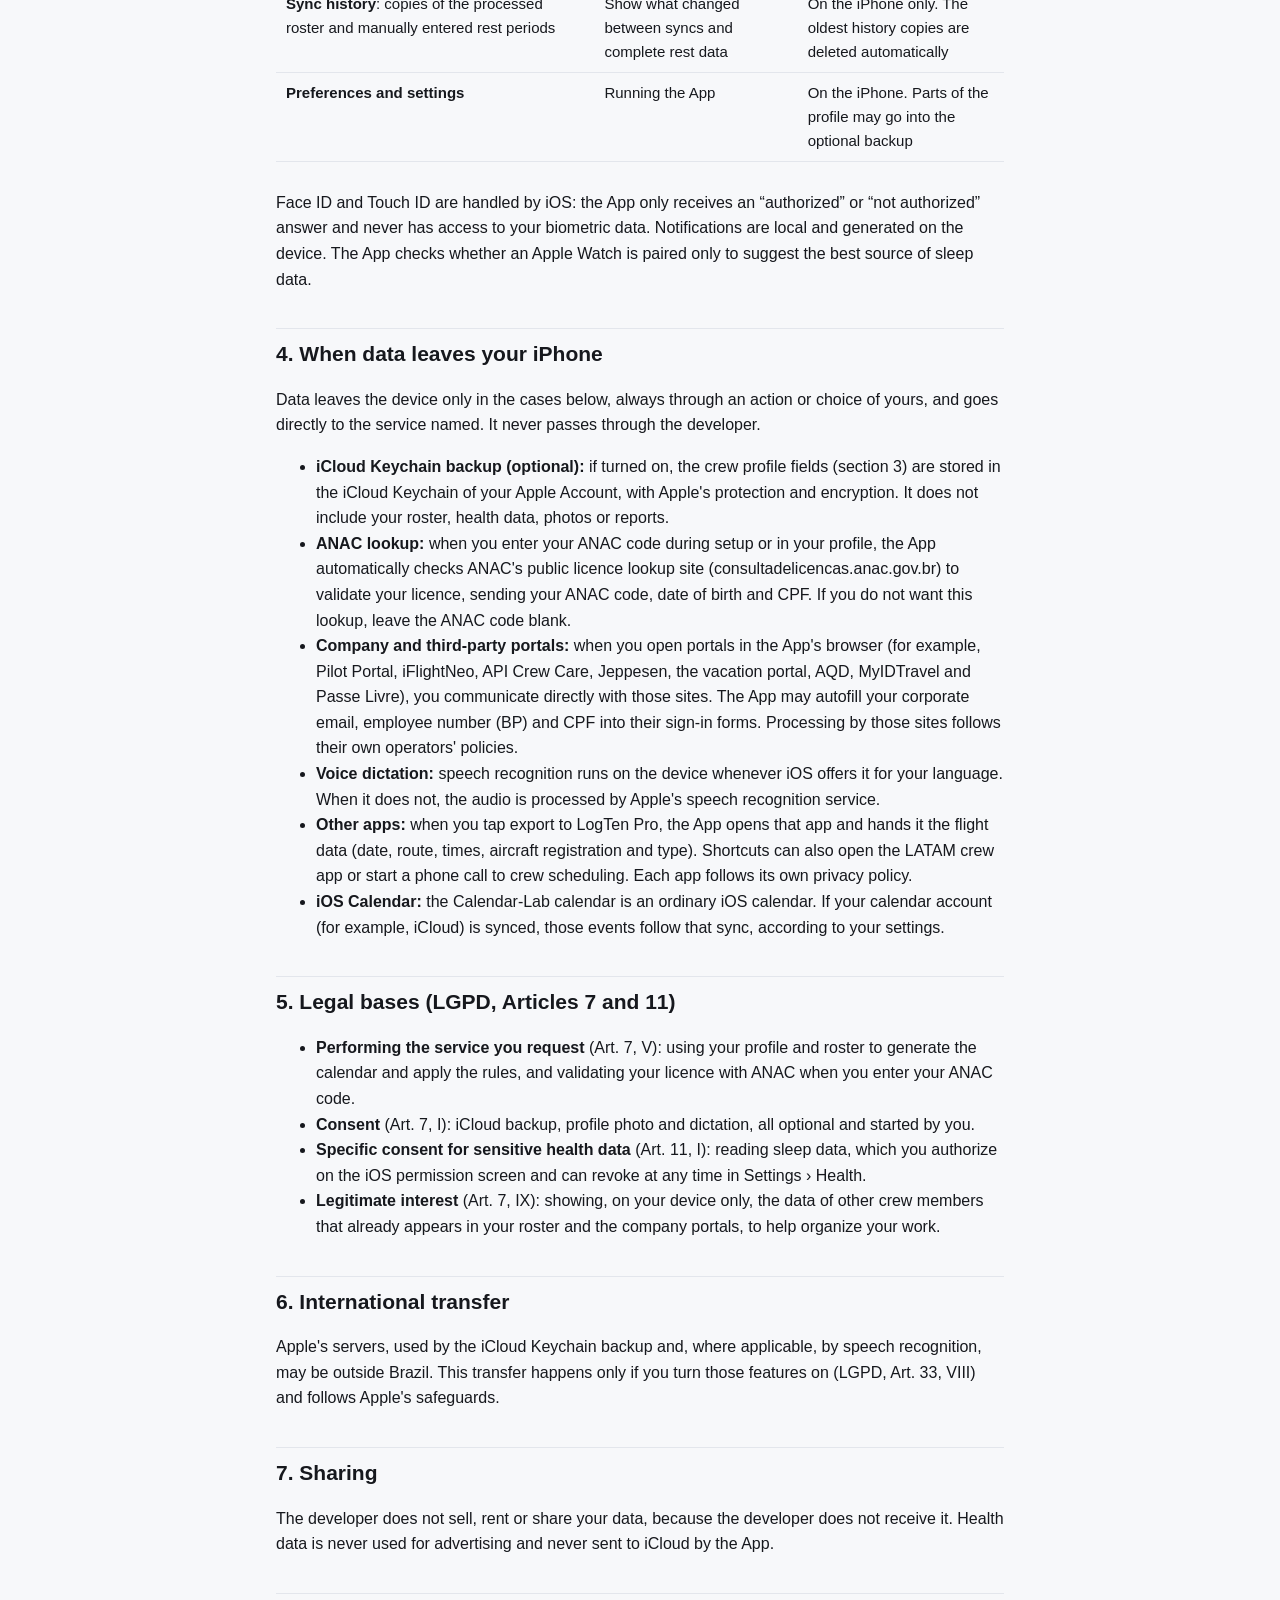
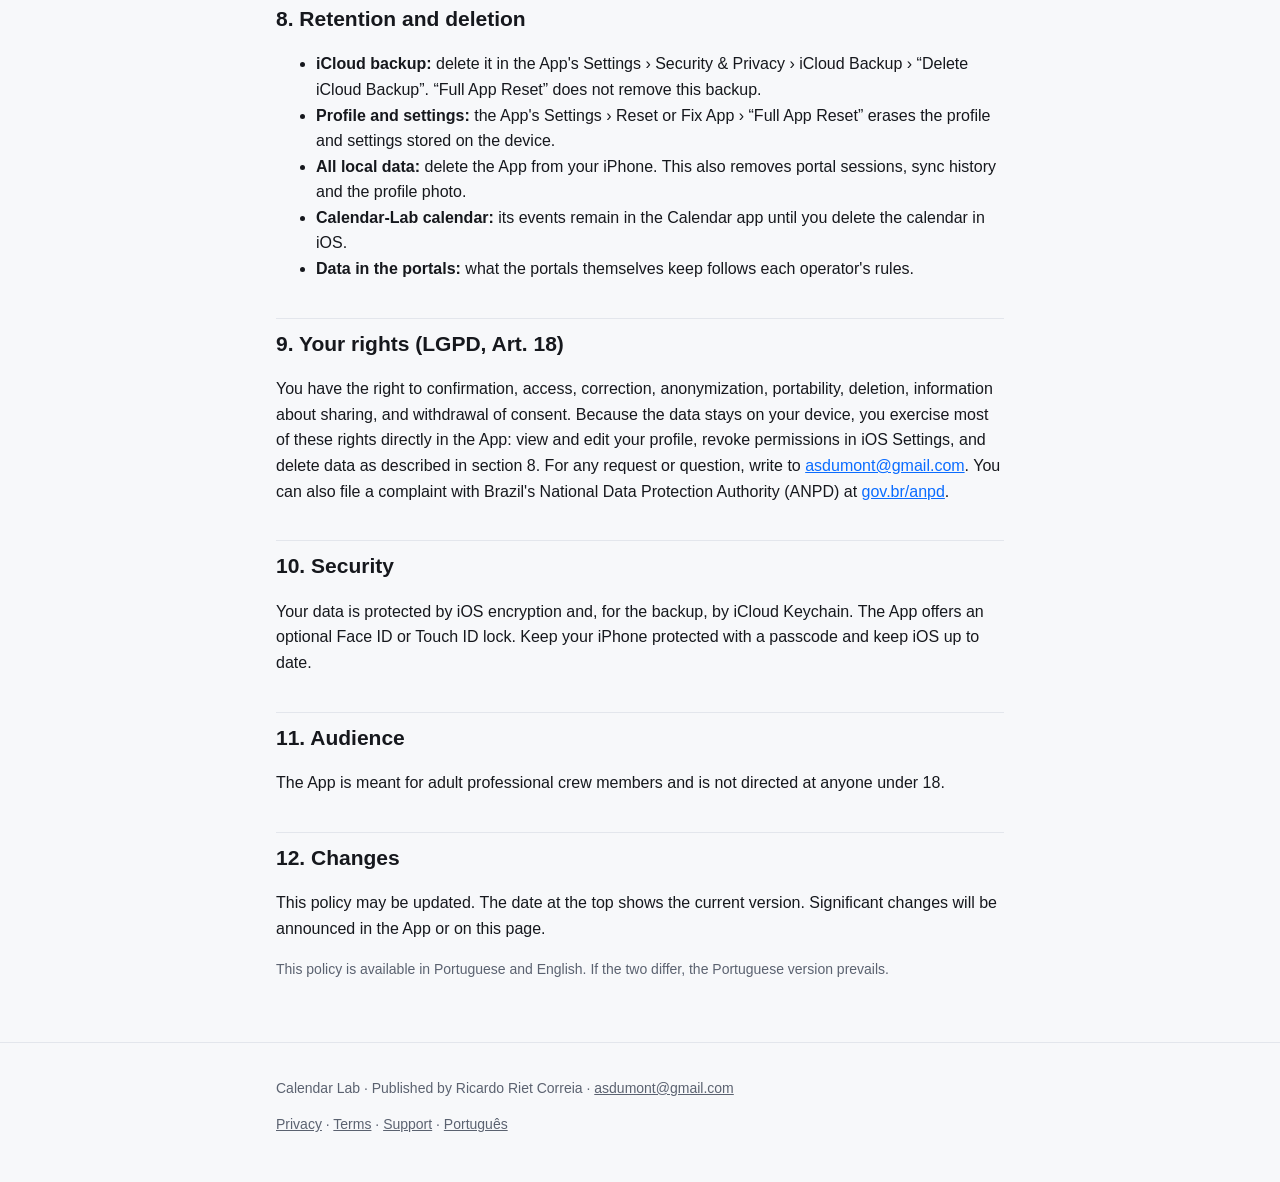
<file: en/privacy.html>
<!doctype html>
<html lang="en">
<head>
  <meta charset="utf-8">
  <meta name="viewport" content="width=device-width, initial-scale=1">
  <title>Privacy Policy · Calendar Lab</title>
  <meta name="description" content="Calendar Lab Privacy Policy, under Brazil's General Data Protection Law (Law No. 13,709/2018).">
  <link rel="alternate" hreflang="pt-BR" href="../privacidade.html">
  <link rel="stylesheet" href="../assets/style.css">
</head>
<body>
  <header class="site">
    <div class="wrap">
      <a class="brand" href="./">Calendar Lab</a>
      <nav class="site">
        <a href="./">Home</a>
        <a href="privacy.html" aria-current="page">Privacy</a>
        <a href="terms.html">Terms of Use</a>
        <a href="support.html">Support</a>
        <a class="lang" href="../privacidade.html" hreflang="pt-BR" lang="pt-BR">Português</a>
      </nav>
    </div>
  </header>

  <main class="wrap">
    <h1>Privacy Policy</h1>
    <p class="meta">Effective October 25, 2026 · Last updated October 25, 2026</p>

    <p class="card"><strong>Summary:</strong> Calendar Lab has no servers and does not receive your data. Everything the app stores stays on your iPhone, except what <em>you</em> choose to send: the optional iCloud Keychain backup (Apple), the ANAC licence lookup, and the company portals you open inside the app. There is no account, no advertising, no tracking, no usage analytics and no sale of data.</p>

    <h2>1. Who we are</h2>
    <p>This policy describes how the <strong>Calendar Lab</strong> app (the “App”) processes personal data under Brazil's General Data Protection Law (Law No. 13,709/2018, “LGPD”).</p>
    <p><strong>Controller and party responsible for the App:</strong> Ricardo Riet Correia, publisher of the App on the App Store.<br>
       <strong>Privacy contact (data protection officer channel):</strong> <a href="mailto:asdumont@gmail.com">asdumont@gmail.com</a></p>
    <p>The App is independent and is not affiliated with LATAM Airlines, IBS Software (iFlightNeo), ANAC or any other company or portal mentioned here.</p>

    <h2>2. Core principle: on-device processing</h2>
    <p>The App is designed to run entirely on your iPhone. The developer <strong>runs no servers</strong> for the App, <strong>does not receive</strong> your roster or profile data, and <strong>does not use</strong> third-party kits for analytics, advertising or tracking. Artificial-intelligence features use only Apple Intelligence on the device itself.</p>

    <h2>3. Data the App processes and where it is kept</h2>
    <div class="table-scroll">
    <table>
      <thead><tr><th>Data</th><th>Purpose</th><th>Where it is kept</th></tr></thead>
      <tbody>
        <tr><td><strong>Crew profile</strong>: name, nickname, employee number (BP), ANAC code, CPF, date of birth, date of joining, corporate and personal email, company, fleet, base and roles</td><td>Apply the right rules to your roster, fill in portal forms and validate your licence with ANAC</td><td>On the iPhone. Optionally, in your iCloud Keychain (section 4)</td></tr>
        <tr><td><strong>Roster</strong>: events in the iFlightNeo calendar</td><td>Generate the Calendar-Lab calendar with rules, limits and alerts</td><td>In the iOS Calendar app. The source calendar is only read, never changed</td></tr>
        <tr><td><strong>Other crew members' data</strong>: names, roles and flight information from the roster and the company portals</td><td>Show each leg's crew and who joins or leaves</td><td>On the iPhone only</td></tr>
        <tr><td><strong>Sleep (Apple Health)</strong>: read-only sleep analysis</td><td>Estimate fatigue and rest against the roster</td><td>Read from the Health app and used on the device. The App writes nothing to Health</td></tr>
        <tr><td><strong>Profile photo</strong>: camera or photo library</td><td>Show on your profile</td><td>On the iPhone only</td></tr>
        <tr><td><strong>Safety reports (MOR/ASR)</strong> and voice dictation</td><td>Draft reports and fill in the safety portal's form. The App never submits a report on its own</td><td>On the iPhone (section 4)</td></tr>
        <tr><td><strong>Portal sessions</strong>: cookies and session credentials of the sites you open in the App's browser</td><td>Keep you signed in and fetch crew, hotel and aircraft registration data</td><td>In the App's browser storage, on the iPhone</td></tr>
        <tr><td><strong>Sync history</strong>: copies of the processed roster and manually entered rest periods</td><td>Show what changed between syncs and complete rest data</td><td>On the iPhone only. The oldest history copies are deleted automatically</td></tr>
        <tr><td><strong>Preferences and settings</strong></td><td>Running the App</td><td>On the iPhone. Parts of the profile may go into the optional backup</td></tr>
      </tbody>
    </table>
    </div>
    <p>Face ID and Touch ID are handled by iOS: the App only receives an “authorized” or “not authorized” answer and never has access to your biometric data. Notifications are local and generated on the device. The App checks whether an Apple Watch is paired only to suggest the best source of sleep data.</p>

    <h2>4. When data leaves your iPhone</h2>
    <p>Data leaves the device only in the cases below, always through an action or choice of yours, and goes directly to the service named. It never passes through the developer.</p>
    <ul>
      <li><strong>iCloud Keychain backup (optional):</strong> if turned on, the crew profile fields (section 3) are stored in the iCloud Keychain of your Apple Account, with Apple's protection and encryption. It does not include your roster, health data, photos or reports.</li>
      <li><strong>ANAC lookup:</strong> when you enter your ANAC code during setup or in your profile, the App automatically checks ANAC's public licence lookup site (consultadelicencas.anac.gov.br) to validate your licence, sending your ANAC code, date of birth and CPF. If you do not want this lookup, leave the ANAC code blank.</li>
      <li><strong>Company and third-party portals:</strong> when you open portals in the App's browser (for example, Pilot Portal, iFlightNeo, API Crew Care, Jeppesen, the vacation portal, AQD, MyIDTravel and Passe Livre), you communicate directly with those sites. The App may autofill your corporate email, employee number (BP) and CPF into their sign-in forms. Processing by those sites follows their own operators' policies.</li>
      <li><strong>Voice dictation:</strong> speech recognition runs on the device whenever iOS offers it for your language. When it does not, the audio is processed by Apple's speech recognition service.</li>
      <li><strong>Other apps:</strong> when you tap export to LogTen Pro, the App opens that app and hands it the flight data (date, route, times, aircraft registration and type). Shortcuts can also open the LATAM crew app or start a phone call to crew scheduling. Each app follows its own privacy policy.</li>
      <li><strong>iOS Calendar:</strong> the Calendar-Lab calendar is an ordinary iOS calendar. If your calendar account (for example, iCloud) is synced, those events follow that sync, according to your settings.</li>
    </ul>

    <h2>5. Legal bases (LGPD, Articles 7 and 11)</h2>
    <ul>
      <li><strong>Performing the service you request</strong> (Art. 7, V): using your profile and roster to generate the calendar and apply the rules, and validating your licence with ANAC when you enter your ANAC code.</li>
      <li><strong>Consent</strong> (Art. 7, I): iCloud backup, profile photo and dictation, all optional and started by you.</li>
      <li><strong>Specific consent for sensitive health data</strong> (Art. 11, I): reading sleep data, which you authorize on the iOS permission screen and can revoke at any time in Settings › Health.</li>
      <li><strong>Legitimate interest</strong> (Art. 7, IX): showing, on your device only, the data of other crew members that already appears in your roster and the company portals, to help organize your work.</li>
    </ul>

    <h2>6. International transfer</h2>
    <p>Apple's servers, used by the iCloud Keychain backup and, where applicable, by speech recognition, may be outside Brazil. This transfer happens only if you turn those features on (LGPD, Art. 33, VIII) and follows Apple's safeguards.</p>

    <h2>7. Sharing</h2>
    <p>The developer does not sell, rent or share your data, because the developer does not receive it. Health data is never used for advertising and never sent to iCloud by the App.</p>

    <h2>8. Retention and deletion</h2>
    <ul>
      <li><strong>iCloud backup:</strong> delete it in the App's Settings › Security &amp; Privacy › iCloud Backup › “Delete iCloud Backup”. “Full App Reset” does not remove this backup.</li>
      <li><strong>Profile and settings:</strong> the App's Settings › Reset or Fix App › “Full App Reset” erases the profile and settings stored on the device.</li>
      <li><strong>All local data:</strong> delete the App from your iPhone. This also removes portal sessions, sync history and the profile photo.</li>
      <li><strong>Calendar-Lab calendar:</strong> its events remain in the Calendar app until you delete the calendar in iOS.</li>
      <li><strong>Data in the portals:</strong> what the portals themselves keep follows each operator's rules.</li>
    </ul>

    <h2>9. Your rights (LGPD, Art. 18)</h2>
    <p>You have the right to confirmation, access, correction, anonymization, portability, deletion, information about sharing, and withdrawal of consent. Because the data stays on your device, you exercise most of these rights directly in the App: view and edit your profile, revoke permissions in iOS Settings, and delete data as described in section 8. For any request or question, write to <a href="mailto:asdumont@gmail.com">asdumont@gmail.com</a>. You can also file a complaint with Brazil's National Data Protection Authority (ANPD) at <a href="https://www.gov.br/anpd">gov.br/anpd</a>.</p>

    <h2>10. Security</h2>
    <p>Your data is protected by iOS encryption and, for the backup, by iCloud Keychain. The App offers an optional Face ID or Touch ID lock. Keep your iPhone protected with a passcode and keep iOS up to date.</p>

    <h2>11. Audience</h2>
    <p>The App is meant for adult professional crew members and is not directed at anyone under 18.</p>

    <h2>12. Changes</h2>
    <p>This policy may be updated. The date at the top shows the current version. Significant changes will be announced in the App or on this page.</p>

    <p class="meta">This policy is available in Portuguese and English. If the two differ, the Portuguese version prevails.</p>
  </main>

  <footer class="site">
    <div class="wrap">
      <p>Calendar Lab · Published by Ricardo Riet Correia · <a href="mailto:asdumont@gmail.com">asdumont@gmail.com</a></p>
      <p><a href="privacy.html">Privacy</a> · <a href="terms.html">Terms</a> · <a href="support.html">Support</a> · <a href="../privacidade.html" hreflang="pt-BR">Português</a></p>
    </div>
  </footer>
</body>
</html>
</file>
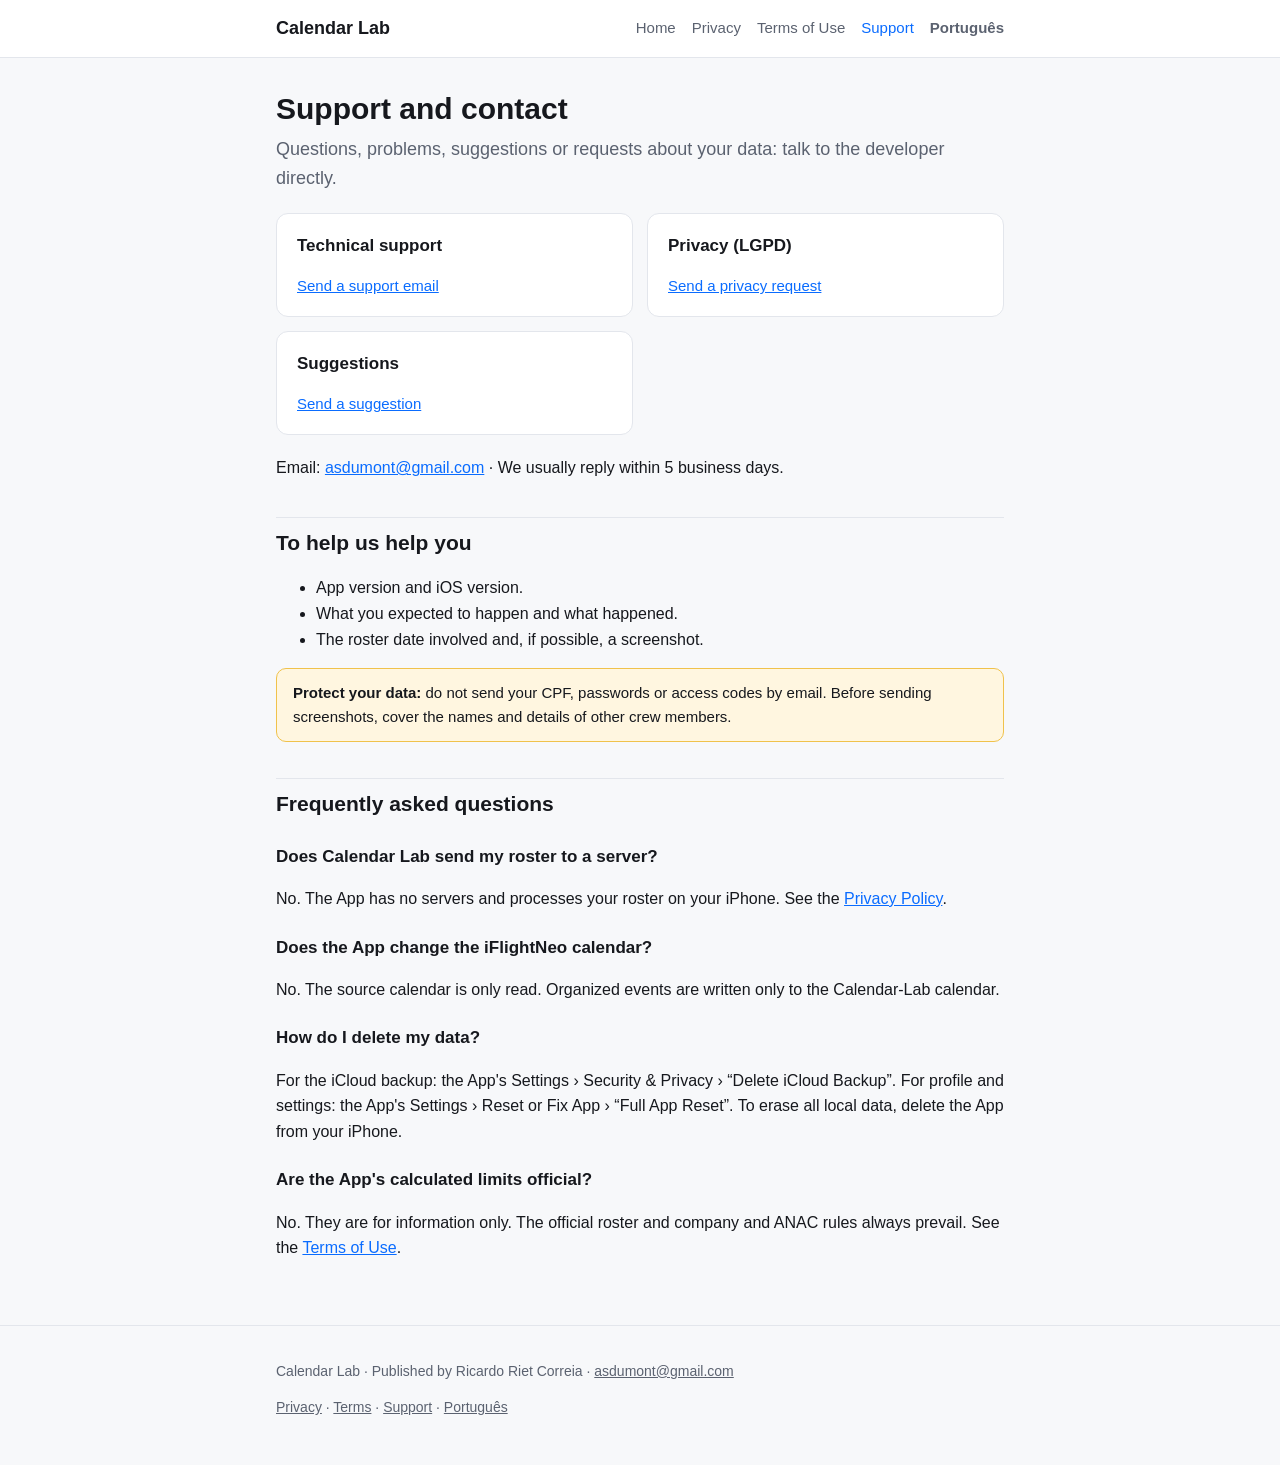
<file: en/support.html>
<!doctype html>
<html lang="en">
<head>
  <meta charset="utf-8">
  <meta name="viewport" content="width=device-width, initial-scale=1">
  <title>Support · Calendar Lab</title>
  <meta name="description" content="Calendar Lab support and contact.">
  <link rel="alternate" hreflang="pt-BR" href="../suporte.html">
  <link rel="stylesheet" href="../assets/style.css">
</head>
<body>
  <header class="site">
    <div class="wrap">
      <a class="brand" href="./">Calendar Lab</a>
      <nav class="site">
        <a href="./">Home</a>
        <a href="privacy.html">Privacy</a>
        <a href="terms.html">Terms of Use</a>
        <a href="support.html" aria-current="page">Support</a>
        <a class="lang" href="../suporte.html" hreflang="pt-BR" lang="pt-BR">Português</a>
      </nav>
    </div>
  </header>

  <main class="wrap">
    <h1>Support and contact</h1>
    <p class="lead">Questions, problems, suggestions or requests about your data: talk to the developer directly.</p>

    <div class="grid">
      <div class="card">
        <h3>Technical support</h3>
        <p><a href="mailto:asdumont@gmail.com?subject=Calendar%20Lab%20%E2%80%94%20Support">Send a support email</a></p>
      </div>
      <div class="card">
        <h3>Privacy (LGPD)</h3>
        <p><a href="mailto:asdumont@gmail.com?subject=Calendar%20Lab%20%E2%80%94%20Privacy%20%28LGPD%29">Send a privacy request</a></p>
      </div>
      <div class="card">
        <h3>Suggestions</h3>
        <p><a href="mailto:asdumont@gmail.com?subject=Calendar%20Lab%20%E2%80%94%20Suggestion">Send a suggestion</a></p>
      </div>
    </div>

    <p>Email: <a href="mailto:asdumont@gmail.com">asdumont@gmail.com</a> · We usually reply within 5 business days.</p>

    <h2>To help us help you</h2>
    <ul>
      <li>App version and iOS version.</li>
      <li>What you expected to happen and what happened.</li>
      <li>The roster date involved and, if possible, a screenshot.</li>
    </ul>
    <p class="notice"><strong>Protect your data:</strong> do not send your CPF, passwords or access codes by email. Before sending screenshots, cover the names and details of other crew members.</p>

    <h2>Frequently asked questions</h2>
    <h3>Does Calendar Lab send my roster to a server?</h3>
    <p>No. The App has no servers and processes your roster on your iPhone. See the <a href="privacy.html">Privacy Policy</a>.</p>
    <h3>Does the App change the iFlightNeo calendar?</h3>
    <p>No. The source calendar is only read. Organized events are written only to the Calendar-Lab calendar.</p>
    <h3>How do I delete my data?</h3>
    <p>For the iCloud backup: the App's Settings › Security &amp; Privacy › “Delete iCloud Backup”. For profile and settings: the App's Settings › Reset or Fix App › “Full App Reset”. To erase all local data, delete the App from your iPhone.</p>
    <h3>Are the App's calculated limits official?</h3>
    <p>No. They are for information only. The official roster and company and ANAC rules always prevail. See the <a href="terms.html">Terms of Use</a>.</p>
  </main>

  <footer class="site">
    <div class="wrap">
      <p>Calendar Lab · Published by Ricardo Riet Correia · <a href="mailto:asdumont@gmail.com">asdumont@gmail.com</a></p>
      <p><a href="privacy.html">Privacy</a> · <a href="terms.html">Terms</a> · <a href="support.html">Support</a> · <a href="../suporte.html" hreflang="pt-BR">Português</a></p>
    </div>
  </footer>
</body>
</html>
</file>
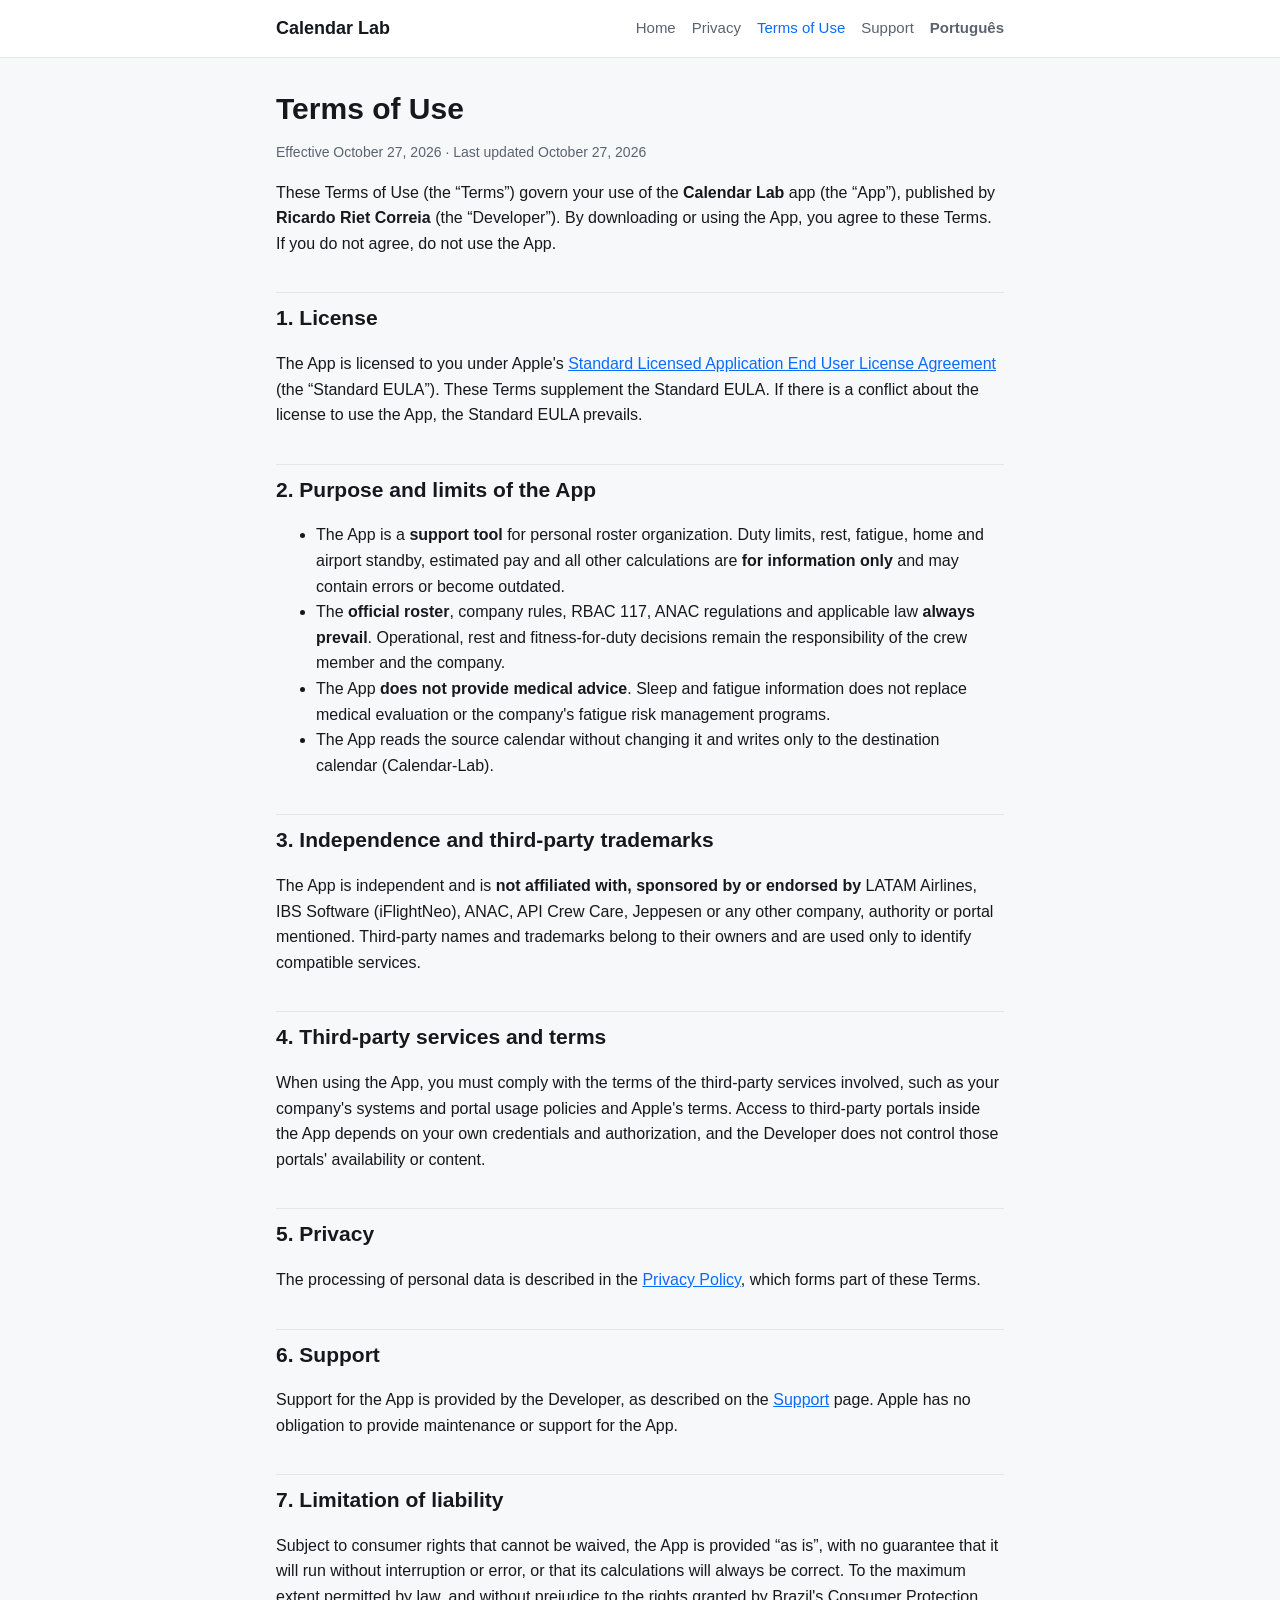
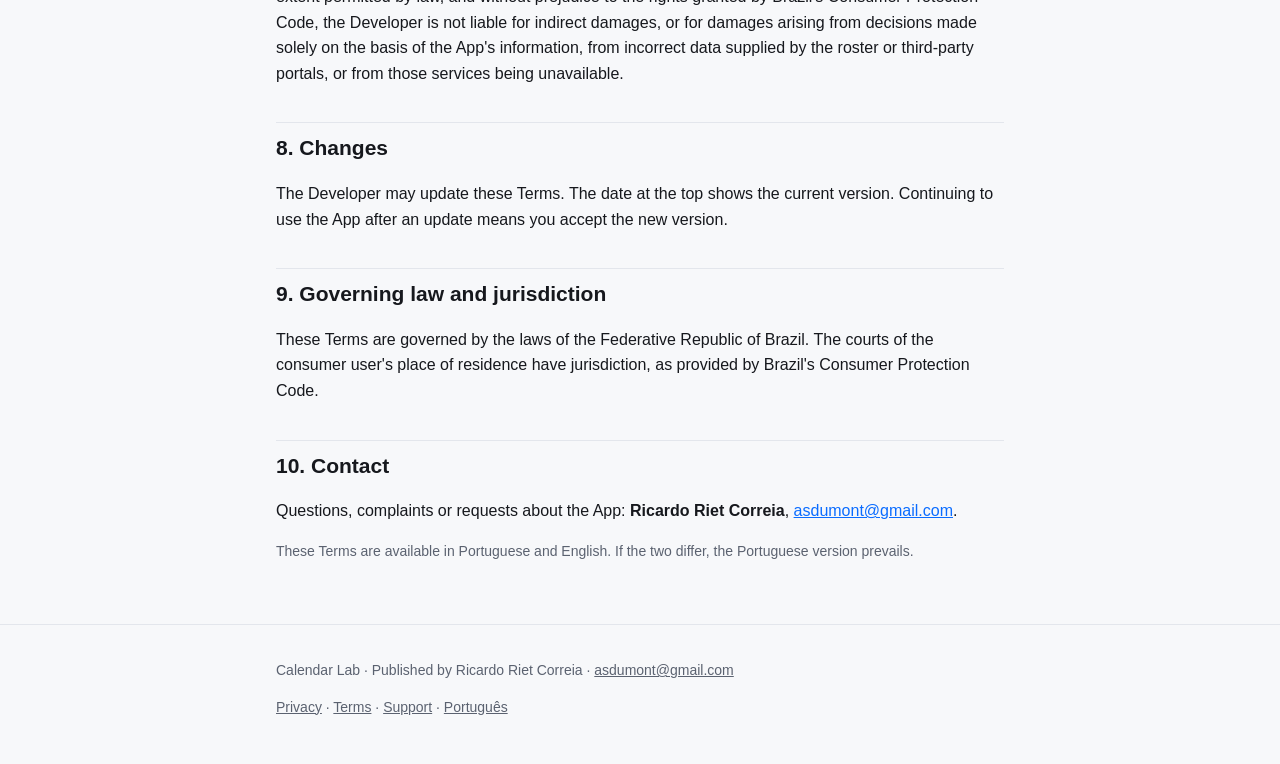
<file: en/terms.html>
<!doctype html>
<html lang="en">
<head>
  <meta charset="utf-8">
  <meta name="viewport" content="width=device-width, initial-scale=1">
  <title>Terms of Use · Calendar Lab</title>
  <meta name="description" content="Calendar Lab Terms of Use.">
  <link rel="alternate" hreflang="pt-BR" href="../termos.html">
  <link rel="stylesheet" href="../assets/style.css">
</head>
<body>
  <header class="site">
    <div class="wrap">
      <a class="brand" href="./">Calendar Lab</a>
      <nav class="site">
        <a href="./">Home</a>
        <a href="privacy.html">Privacy</a>
        <a href="terms.html" aria-current="page">Terms of Use</a>
        <a href="support.html">Support</a>
        <a class="lang" href="../termos.html" hreflang="pt-BR" lang="pt-BR">Português</a>
      </nav>
    </div>
  </header>

  <main class="wrap">
    <h1>Terms of Use</h1>
    <p class="meta">Effective October 27, 2026 · Last updated October 27, 2026</p>

    <p>These Terms of Use (the “Terms”) govern your use of the <strong>Calendar Lab</strong> app (the “App”), published by <strong>Ricardo Riet Correia</strong> (the “Developer”). By downloading or using the App, you agree to these Terms. If you do not agree, do not use the App.</p>

    <h2>1. License</h2>
    <p>The App is licensed to you under Apple's <a href="https://www.apple.com/legal/internet-services/itunes/dev/stdeula/">Standard Licensed Application End User License Agreement</a> (the “Standard EULA”). These Terms supplement the Standard EULA. If there is a conflict about the license to use the App, the Standard EULA prevails.</p>

    <h2>2. Purpose and limits of the App</h2>
    <ul>
      <li>The App is a <strong>support tool</strong> for personal roster organization. Duty limits, rest, fatigue, home and airport standby, estimated pay and all other calculations are <strong>for information only</strong> and may contain errors or become outdated.</li>
      <li>The <strong>official roster</strong>, company rules, RBAC 117, ANAC regulations and applicable law <strong>always prevail</strong>. Operational, rest and fitness-for-duty decisions remain the responsibility of the crew member and the company.</li>
      <li>The App <strong>does not provide medical advice</strong>. Sleep and fatigue information does not replace medical evaluation or the company's fatigue risk management programs.</li>
      <li>The App reads the source calendar without changing it and writes only to the destination calendar (Calendar-Lab).</li>
    </ul>

    <h2>3. Independence and third-party trademarks</h2>
    <p>The App is independent and is <strong>not affiliated with, sponsored by or endorsed by</strong> LATAM Airlines, IBS Software (iFlightNeo), ANAC, API Crew Care, Jeppesen or any other company, authority or portal mentioned. Third-party names and trademarks belong to their owners and are used only to identify compatible services.</p>

    <h2>4. Third-party services and terms</h2>
    <p>When using the App, you must comply with the terms of the third-party services involved, such as your company's systems and portal usage policies and Apple's terms. Access to third-party portals inside the App depends on your own credentials and authorization, and the Developer does not control those portals' availability or content.</p>

    <h2>5. Privacy</h2>
    <p>The processing of personal data is described in the <a href="privacy.html">Privacy Policy</a>, which forms part of these Terms.</p>

    <h2>6. Support</h2>
    <p>Support for the App is provided by the Developer, as described on the <a href="support.html">Support</a> page. Apple has no obligation to provide maintenance or support for the App.</p>

    <h2>7. Limitation of liability</h2>
    <p>Subject to consumer rights that cannot be waived, the App is provided “as is”, with no guarantee that it will run without interruption or error, or that its calculations will always be correct. To the maximum extent permitted by law, and without prejudice to the rights granted by Brazil's Consumer Protection Code, the Developer is not liable for indirect damages, or for damages arising from decisions made solely on the basis of the App's information, from incorrect data supplied by the roster or third-party portals, or from those services being unavailable.</p>

    <h2>8. Changes</h2>
    <p>The Developer may update these Terms. The date at the top shows the current version. Continuing to use the App after an update means you accept the new version.</p>

    <h2>9. Governing law and jurisdiction</h2>
    <p>These Terms are governed by the laws of the Federative Republic of Brazil. The courts of the consumer user's place of residence have jurisdiction, as provided by Brazil's Consumer Protection Code.</p>

    <h2>10. Contact</h2>
    <p>Questions, complaints or requests about the App: <strong>Ricardo Riet Correia</strong>, <a href="mailto:asdumont@gmail.com">asdumont@gmail.com</a>.</p>

    <p class="meta">These Terms are available in Portuguese and English. If the two differ, the Portuguese version prevails.</p>
  </main>

  <footer class="site">
    <div class="wrap">
      <p>Calendar Lab · Published by Ricardo Riet Correia · <a href="mailto:asdumont@gmail.com">asdumont@gmail.com</a></p>
      <p><a href="privacy.html">Privacy</a> · <a href="terms.html">Terms</a> · <a href="support.html">Support</a> · <a href="../termos.html" hreflang="pt-BR">Português</a></p>
    </div>
  </footer>
</body>
</html>
</file>
<file: assets/style.css>
/* Calendar Lab public site — shared styles for every page (PT and EN). */

:root {
  --bg: #f7f8fa;
  --surface: #ffffff;
  --text: #16181d;
  --muted: #5b6270;
  --border: #e3e6ec;
  --accent: #0a6cff;
  --accent-soft: #e8f0ff;
  --warn-bg: #fff6e0;
  --warn-border: #f0c24b;
}

@media (prefers-color-scheme: dark) {
  :root {
    --bg: #0f1115;
    --surface: #171a20;
    --text: #e8eaee;
    --muted: #9aa1ad;
    --border: #2a2f38;
    --accent: #5b9dff;
    --accent-soft: #1b2638;
    --warn-bg: #2d2615;
    --warn-border: #8a6d1f;
  }
}

* { box-sizing: border-box; }

body {
  margin: 0;
  background: var(--bg);
  color: var(--text);
  font: 16px/1.6 -apple-system, BlinkMacSystemFont, "SF Pro Text", "Segoe UI", Roboto, Helvetica, Arial, sans-serif;
  -webkit-text-size-adjust: 100%;
}

a { color: var(--accent); }

header.site {
  background: var(--surface);
  border-bottom: 1px solid var(--border);
}

header.site .wrap {
  display: flex;
  flex-wrap: wrap;
  align-items: center;
  justify-content: space-between;
  gap: 8px 20px;
  padding-top: 14px;
  padding-bottom: 14px;
}

.brand {
  font-weight: 700;
  font-size: 18px;
  color: var(--text);
  text-decoration: none;
}

nav.site { display: flex; flex-wrap: wrap; gap: 4px 16px; font-size: 15px; }
nav.site a { color: var(--muted); text-decoration: none; }
nav.site a:hover, nav.site a[aria-current="page"] { color: var(--accent); }
nav.site .lang { font-weight: 600; }

.wrap { max-width: 760px; margin: 0 auto; padding-left: 16px; padding-right: 16px; }

main { padding-top: 32px; padding-bottom: 48px; }

h1 { font-size: 30px; line-height: 1.25; margin: 0 0 8px; }
h2 { font-size: 21px; margin: 36px 0 8px; padding-top: 8px; border-top: 1px solid var(--border); }
h3 { font-size: 17px; margin: 22px 0 6px; }

.lead { font-size: 18px; color: var(--muted); margin-top: 0; }
.meta { color: var(--muted); font-size: 14px; }

.card {
  background: var(--surface);
  border: 1px solid var(--border);
  border-radius: 12px;
  padding: 18px 20px;
  margin: 16px 0;
}

.grid { display: grid; grid-template-columns: repeat(auto-fit, minmax(min(100%, 300px), 1fr)); gap: 14px; margin: 20px 0; }
.grid .card { margin: 0; }
.grid .card h3 { margin-top: 0; }
.grid .card p { margin-bottom: 0; color: var(--muted); font-size: 15px; }

.notice {
  background: var(--warn-bg);
  border: 1px solid var(--warn-border);
  border-radius: 10px;
  padding: 12px 16px;
  font-size: 15px;
}

.pill {
  display: inline-block;
  background: var(--accent-soft);
  color: var(--accent);
  border-radius: 999px;
  padding: 2px 12px;
  font-size: 13px;
  font-weight: 600;
}

table { width: 100%; border-collapse: collapse; font-size: 15px; margin: 12px 0; }
th, td { text-align: left; vertical-align: top; padding: 8px 10px; border-bottom: 1px solid var(--border); }
th { color: var(--muted); font-weight: 600; }
.table-scroll { overflow-x: auto; }

footer.site {
  border-top: 1px solid var(--border);
  color: var(--muted);
  font-size: 14px;
  padding-top: 20px;
  padding-bottom: 32px;
}
footer.site a { color: var(--muted); }
</file>
